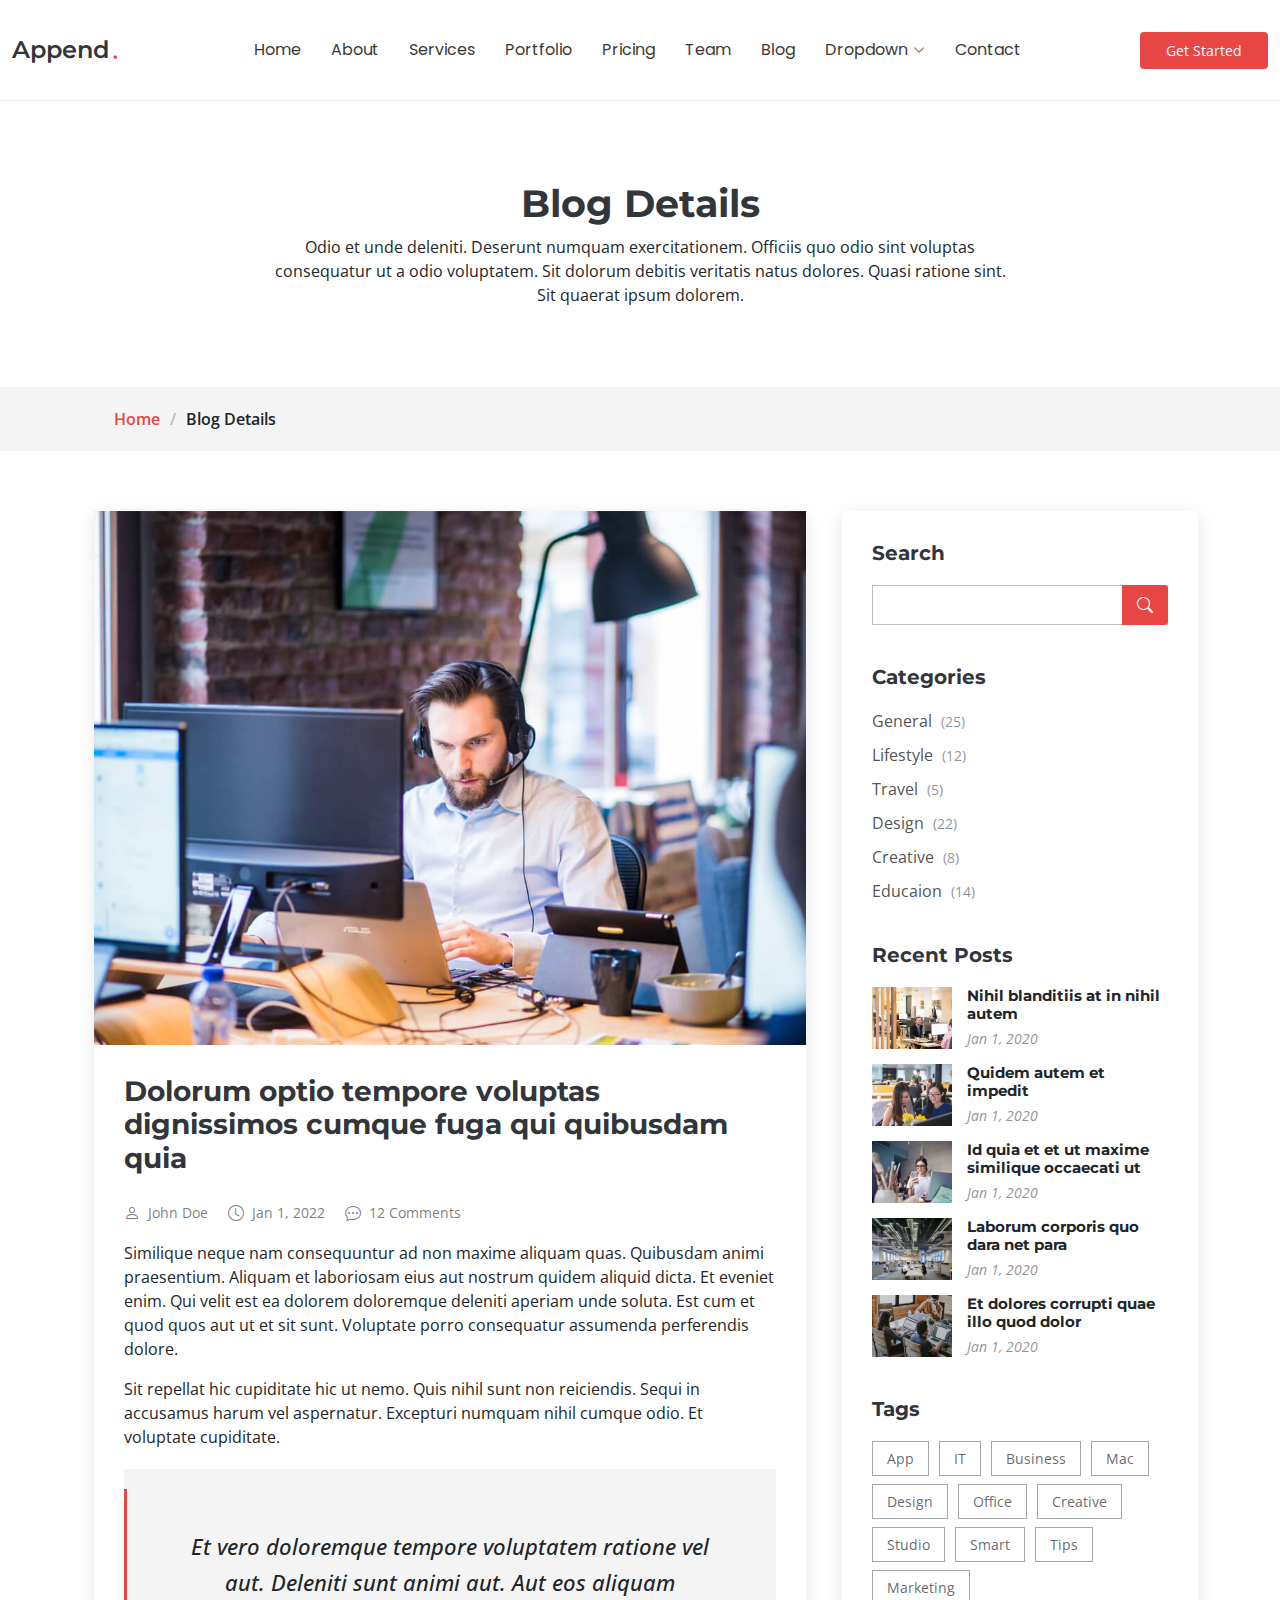
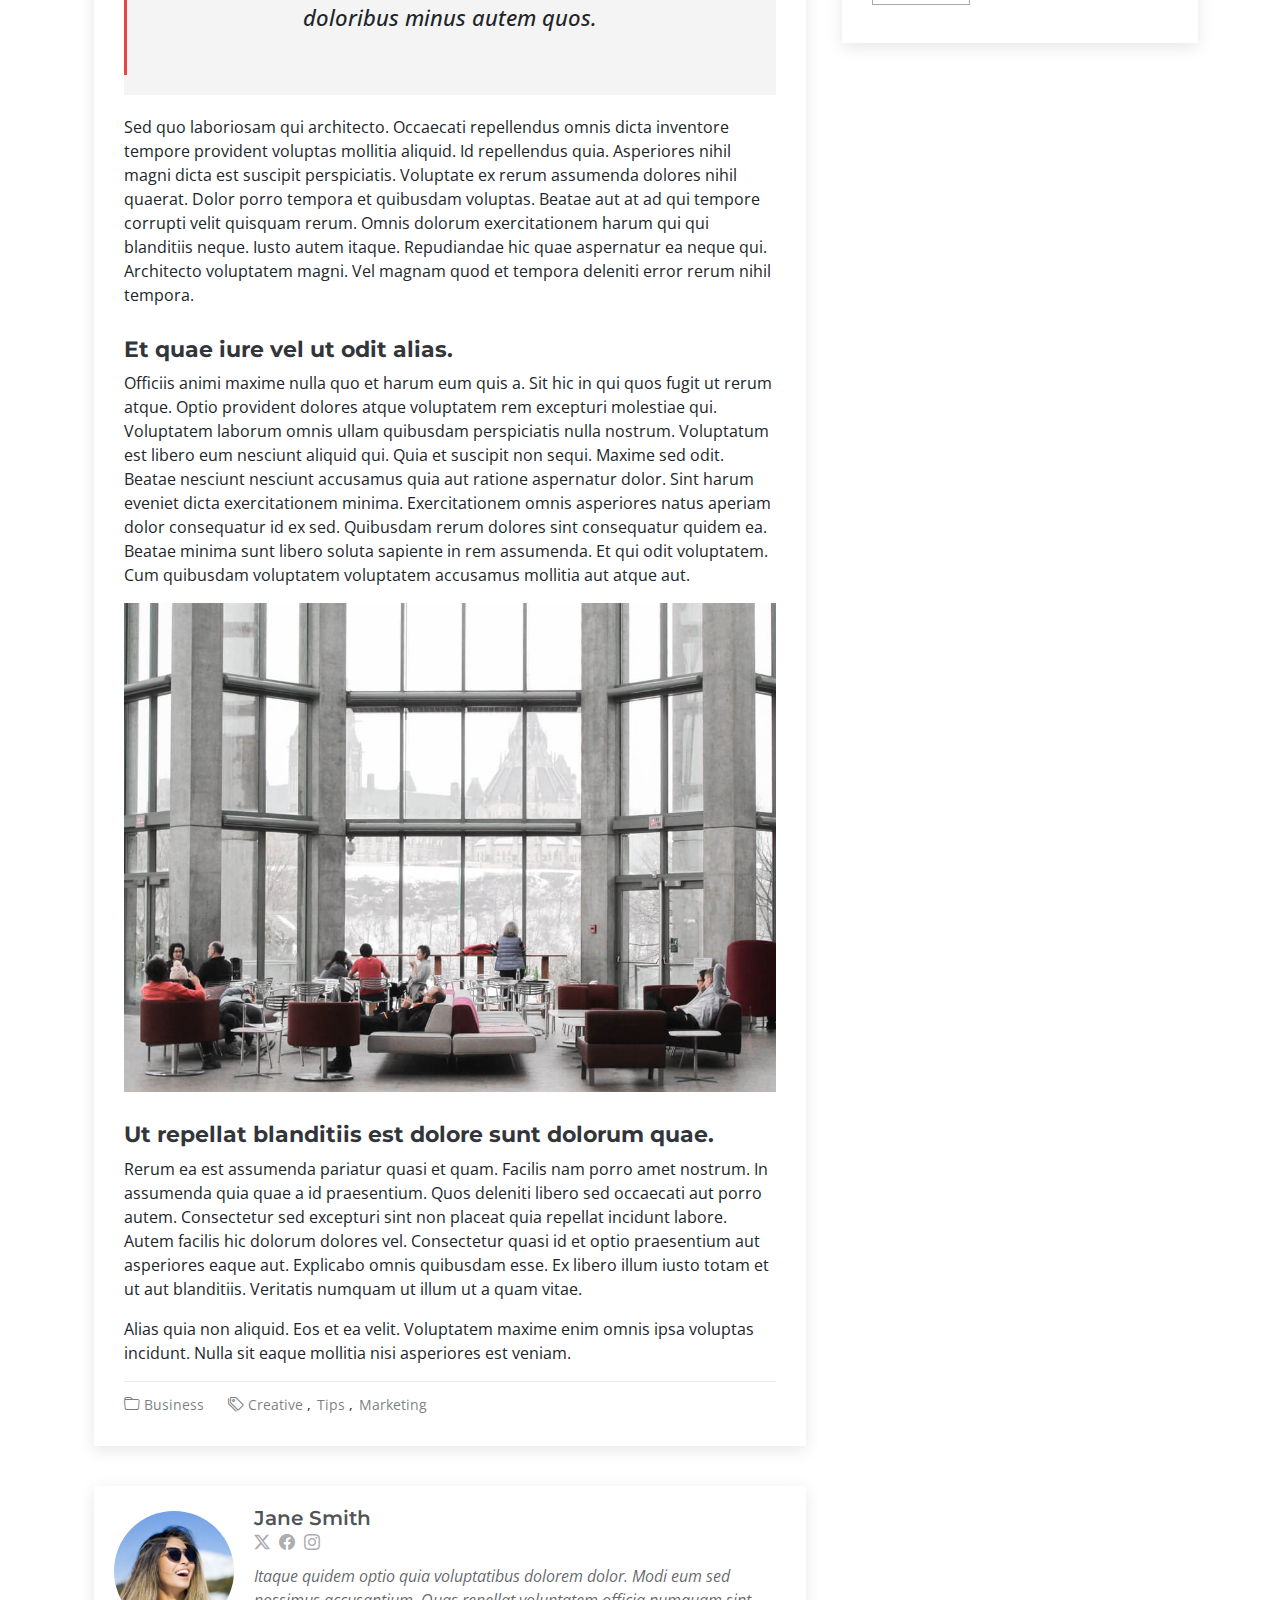
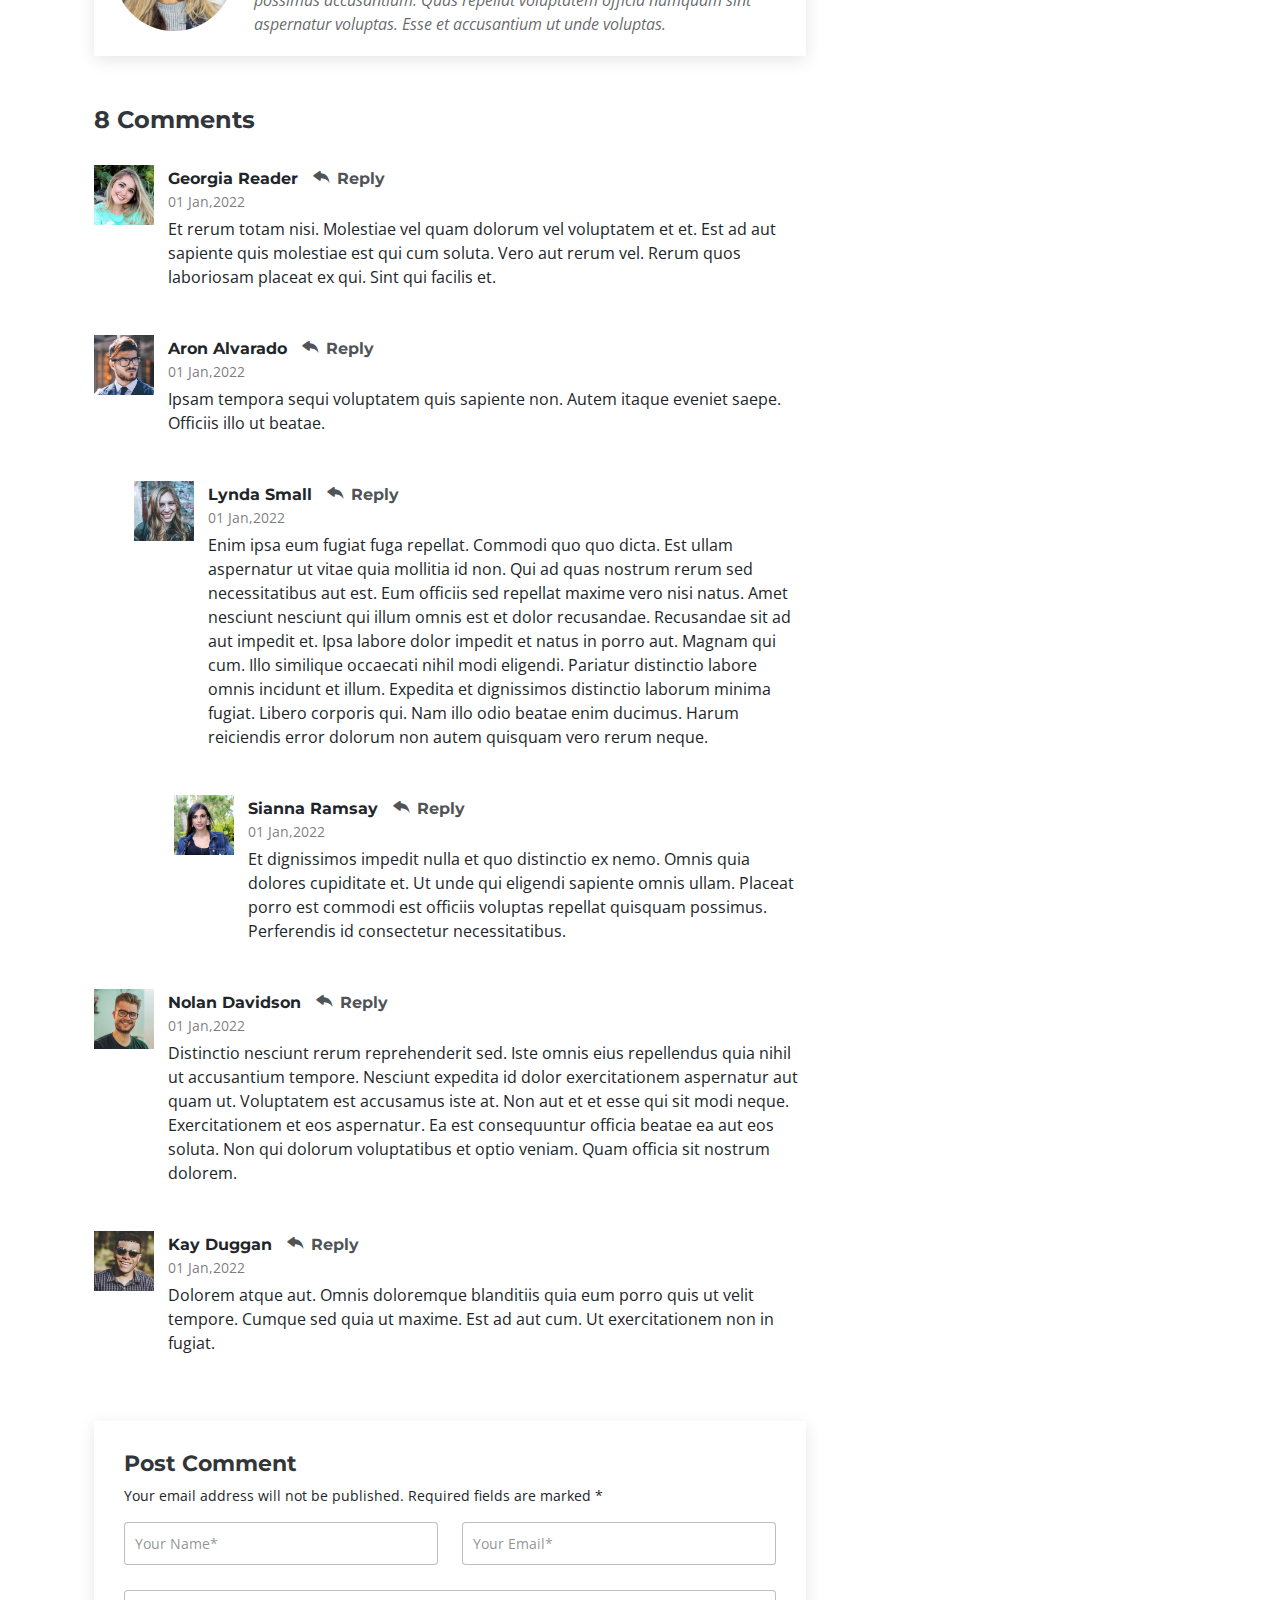
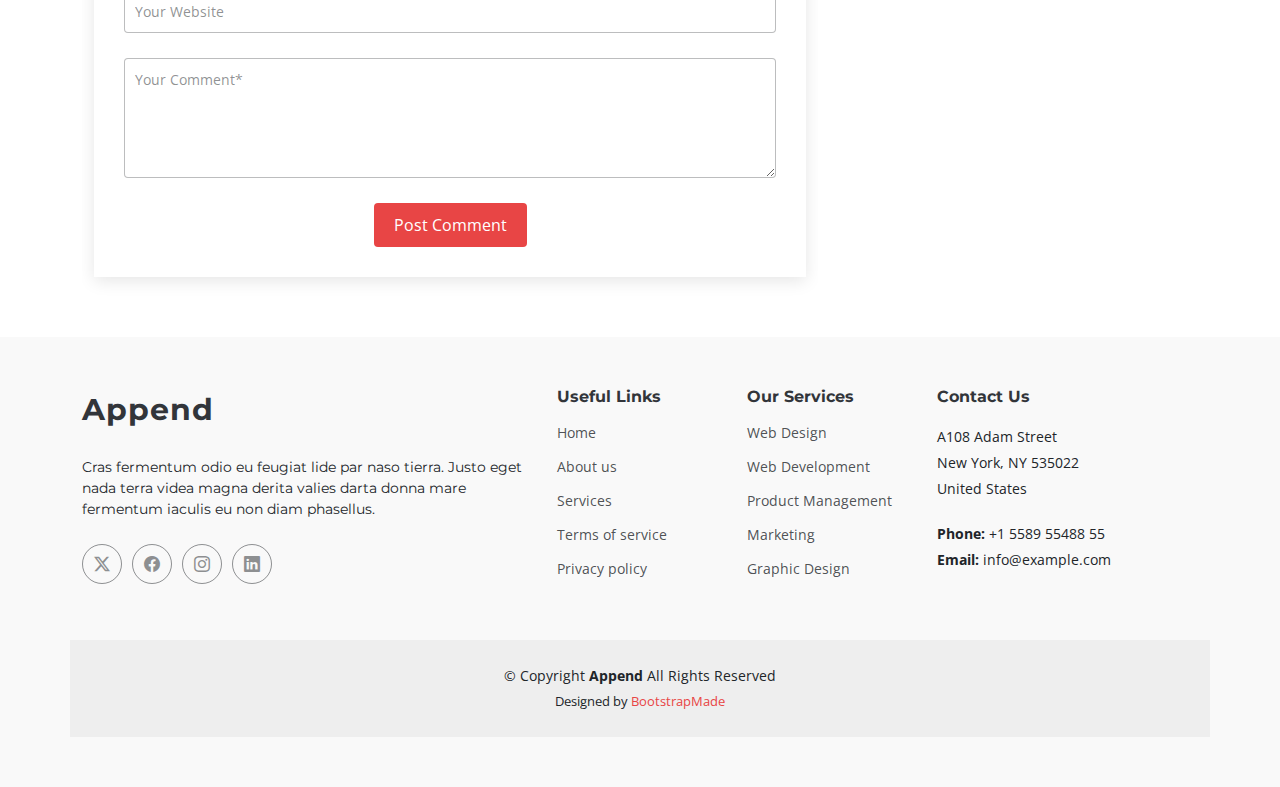
<file: blog-details.html>
<!DOCTYPE html>
<html lang="en">

<head>
  <meta charset="utf-8">
  <meta content="width=device-width, initial-scale=1.0" name="viewport">
  <title>Blog Details - Append Bootstrap Template</title>
  <meta name="description" content="">
  <meta name="keywords" content="">

  <!-- Favicons -->
  <link href="assets/img/favicon.png" rel="icon">
  <link href="assets/img/apple-touch-icon.png" rel="apple-touch-icon">

  <!-- Fonts -->
  <link href="https://fonts.googleapis.com" rel="preconnect">
  <link href="https://fonts.gstatic.com" rel="preconnect" crossorigin>
  <link href="https://fonts.googleapis.com/css2?family=Open+Sans:ital,wght@0,300;0,400;0,500;0,600;0,700;0,800;1,300;1,400;1,500;1,600;1,700;1,800&family=Montserrat:ital,wght@0,100;0,200;0,300;0,400;0,500;0,600;0,700;0,800;0,900;1,100;1,200;1,300;1,400;1,500;1,600;1,700;1,800;1,900&family=Poppins:ital,wght@0,100;0,200;0,300;0,400;0,500;0,600;0,700;0,800;0,900;1,100;1,200;1,300;1,400;1,500;1,600;1,700;1,800;1,900&display=swap" rel="stylesheet">

  <!-- Vendor CSS Files -->
  <link href="assets/vendor/bootstrap/css/bootstrap.min.css" rel="stylesheet">
  <link href="assets/vendor/bootstrap-icons/bootstrap-icons.css" rel="stylesheet">
  <link href="assets/vendor/aos/aos.css" rel="stylesheet">
  <link href="assets/vendor/glightbox/css/glightbox.min.css" rel="stylesheet">
  <link href="assets/vendor/swiper/swiper-bundle.min.css" rel="stylesheet">

  <!-- Main CSS File -->
  <link href="assets/css/main.css" rel="stylesheet">

  <!-- =======================================================
  * Template Name: Append
  * Template URL: https://bootstrapmade.com/append-bootstrap-website-template/
  * Updated: Aug 07 2024 with Bootstrap v5.3.3
  * Author: BootstrapMade.com
  * License: https://bootstrapmade.com/license/
  ======================================================== -->
</head>

<body class="blog-details-page">

  <header id="header" class="header d-flex align-items-center sticky-top">
    <div class="container-fluid position-relative d-flex align-items-center justify-content-between">

      <a href="index.html" class="logo d-flex align-items-center me-auto me-xl-0">
        <!-- Uncomment the line below if you also wish to use an image logo -->
        <!-- <img src="assets/img/logo.png" alt=""> -->
        <h1 class="sitename">Append</h1><span>.</span>
      </a>

      <nav id="navmenu" class="navmenu">
        <ul>
          <li><a href="index.html#hero">Home</a></li>
          <li><a href="index.html#about">About</a></li>
          <li><a href="index.html#services">Services</a></li>
          <li><a href="index.html#portfolio">Portfolio</a></li>
          <li><a href="index.html#pricing">Pricing</a></li>
          <li><a href="index.html#team">Team</a></li>
          <li><a href="blog.html">Blog</a></li>
          <li class="dropdown"><a href="#"><span>Dropdown</span> <i class="bi bi-chevron-down toggle-dropdown"></i></a>
            <ul>
              <li><a href="#">Dropdown 1</a></li>
              <li class="dropdown"><a href="#"><span>Deep Dropdown</span> <i class="bi bi-chevron-down toggle-dropdown"></i></a>
                <ul>
                  <li><a href="#">Deep Dropdown 1</a></li>
                  <li><a href="#">Deep Dropdown 2</a></li>
                  <li><a href="#">Deep Dropdown 3</a></li>
                  <li><a href="#">Deep Dropdown 4</a></li>
                  <li><a href="#">Deep Dropdown 5</a></li>
                </ul>
              </li>
              <li><a href="#">Dropdown 2</a></li>
              <li><a href="#">Dropdown 3</a></li>
              <li><a href="#">Dropdown 4</a></li>
            </ul>
          </li>
          <li><a href="index.html#contact">Contact</a></li>
        </ul>
        <i class="mobile-nav-toggle d-xl-none bi bi-list"></i>
      </nav>

      <a class="btn-getstarted" href="index.html#about">Get Started</a>

    </div>
  </header>

  <main class="main">

    <!-- Page Title -->
    <div class="page-title" data-aos="fade">
      <div class="heading">
        <div class="container">
          <div class="row d-flex justify-content-center text-center">
            <div class="col-lg-8">
              <h1>Blog Details</h1>
              <p class="mb-0">Odio et unde deleniti. Deserunt numquam exercitationem. Officiis quo odio sint voluptas consequatur ut a odio voluptatem. Sit dolorum debitis veritatis natus dolores. Quasi ratione sint. Sit quaerat ipsum dolorem.</p>
            </div>
          </div>
        </div>
      </div>
      <nav class="breadcrumbs">
        <div class="container">
          <ol>
            <li><a href="index.html">Home</a></li>
            <li class="current">Blog Details</li>
          </ol>
        </div>
      </nav>
    </div><!-- End Page Title -->

    <div class="container">
      <div class="row">

        <div class="col-lg-8">

          <!-- Blog Details Section -->
          <section id="blog-details" class="blog-details section">
            <div class="container">

              <article class="article">

                <div class="post-img">
                  <img src="assets/img/blog/blog-1.jpg" alt="" class="img-fluid">
                </div>

                <h2 class="title">Dolorum optio tempore voluptas dignissimos cumque fuga qui quibusdam quia</h2>

                <div class="meta-top">
                  <ul>
                    <li class="d-flex align-items-center"><i class="bi bi-person"></i> <a href="blog-details.html">John Doe</a></li>
                    <li class="d-flex align-items-center"><i class="bi bi-clock"></i> <a href="blog-details.html"><time datetime="2020-01-01">Jan 1, 2022</time></a></li>
                    <li class="d-flex align-items-center"><i class="bi bi-chat-dots"></i> <a href="blog-details.html">12 Comments</a></li>
                  </ul>
                </div><!-- End meta top -->

                <div class="content">
                  <p>
                    Similique neque nam consequuntur ad non maxime aliquam quas. Quibusdam animi praesentium. Aliquam et laboriosam eius aut nostrum quidem aliquid dicta.
                    Et eveniet enim. Qui velit est ea dolorem doloremque deleniti aperiam unde soluta. Est cum et quod quos aut ut et sit sunt. Voluptate porro consequatur assumenda perferendis dolore.
                  </p>

                  <p>
                    Sit repellat hic cupiditate hic ut nemo. Quis nihil sunt non reiciendis. Sequi in accusamus harum vel aspernatur. Excepturi numquam nihil cumque odio. Et voluptate cupiditate.
                  </p>

                  <blockquote>
                    <p>
                      Et vero doloremque tempore voluptatem ratione vel aut. Deleniti sunt animi aut. Aut eos aliquam doloribus minus autem quos.
                    </p>
                  </blockquote>

                  <p>
                    Sed quo laboriosam qui architecto. Occaecati repellendus omnis dicta inventore tempore provident voluptas mollitia aliquid. Id repellendus quia. Asperiores nihil magni dicta est suscipit perspiciatis. Voluptate ex rerum assumenda dolores nihil quaerat.
                    Dolor porro tempora et quibusdam voluptas. Beatae aut at ad qui tempore corrupti velit quisquam rerum. Omnis dolorum exercitationem harum qui qui blanditiis neque.
                    Iusto autem itaque. Repudiandae hic quae aspernatur ea neque qui. Architecto voluptatem magni. Vel magnam quod et tempora deleniti error rerum nihil tempora.
                  </p>

                  <h3>Et quae iure vel ut odit alias.</h3>
                  <p>
                    Officiis animi maxime nulla quo et harum eum quis a. Sit hic in qui quos fugit ut rerum atque. Optio provident dolores atque voluptatem rem excepturi molestiae qui. Voluptatem laborum omnis ullam quibusdam perspiciatis nulla nostrum. Voluptatum est libero eum nesciunt aliquid qui.
                    Quia et suscipit non sequi. Maxime sed odit. Beatae nesciunt nesciunt accusamus quia aut ratione aspernatur dolor. Sint harum eveniet dicta exercitationem minima. Exercitationem omnis asperiores natus aperiam dolor consequatur id ex sed. Quibusdam rerum dolores sint consequatur quidem ea.
                    Beatae minima sunt libero soluta sapiente in rem assumenda. Et qui odit voluptatem. Cum quibusdam voluptatem voluptatem accusamus mollitia aut atque aut.
                  </p>
                  <img src="assets/img/blog/blog-inside-post.jpg" class="img-fluid" alt="">

                  <h3>Ut repellat blanditiis est dolore sunt dolorum quae.</h3>
                  <p>
                    Rerum ea est assumenda pariatur quasi et quam. Facilis nam porro amet nostrum. In assumenda quia quae a id praesentium. Quos deleniti libero sed occaecati aut porro autem. Consectetur sed excepturi sint non placeat quia repellat incidunt labore. Autem facilis hic dolorum dolores vel.
                    Consectetur quasi id et optio praesentium aut asperiores eaque aut. Explicabo omnis quibusdam esse. Ex libero illum iusto totam et ut aut blanditiis. Veritatis numquam ut illum ut a quam vitae.
                  </p>
                  <p>
                    Alias quia non aliquid. Eos et ea velit. Voluptatem maxime enim omnis ipsa voluptas incidunt. Nulla sit eaque mollitia nisi asperiores est veniam.
                  </p>

                </div><!-- End post content -->

                <div class="meta-bottom">
                  <i class="bi bi-folder"></i>
                  <ul class="cats">
                    <li><a href="#">Business</a></li>
                  </ul>

                  <i class="bi bi-tags"></i>
                  <ul class="tags">
                    <li><a href="#">Creative</a></li>
                    <li><a href="#">Tips</a></li>
                    <li><a href="#">Marketing</a></li>
                  </ul>
                </div><!-- End meta bottom -->

              </article>

            </div>
          </section><!-- /Blog Details Section -->

          <!-- Blog Author Section -->
          <section id="blog-author" class="blog-author section">

            <div class="container">
              <div class="author-container d-flex align-items-center">
                <img src="assets/img/blog/blog-author.jpg" class="rounded-circle flex-shrink-0" alt="">
                <div>
                  <h4>Jane Smith</h4>
                  <div class="social-links">
                    <a href="https://x.com/#"><i class="bi bi-twitter-x"></i></a>
                    <a href="https://facebook.com/#"><i class="bi bi-facebook"></i></a>
                    <a href="https://instagram.com/#"><i class="biu bi-instagram"></i></a>
                  </div>
                  <p>
                    Itaque quidem optio quia voluptatibus dolorem dolor. Modi eum sed possimus accusantium. Quas repellat voluptatem officia numquam sint aspernatur voluptas. Esse et accusantium ut unde voluptas.
                  </p>
                </div>
              </div>
            </div>

          </section><!-- /Blog Author Section -->

          <!-- Blog Comments Section -->
          <section id="blog-comments" class="blog-comments section">

            <div class="container">

              <h4 class="comments-count">8 Comments</h4>

              <div id="comment-1" class="comment">
                <div class="d-flex">
                  <div class="comment-img"><img src="assets/img/blog/comments-1.jpg" alt=""></div>
                  <div>
                    <h5><a href="">Georgia Reader</a> <a href="#" class="reply"><i class="bi bi-reply-fill"></i> Reply</a></h5>
                    <time datetime="2020-01-01">01 Jan,2022</time>
                    <p>
                      Et rerum totam nisi. Molestiae vel quam dolorum vel voluptatem et et. Est ad aut sapiente quis molestiae est qui cum soluta.
                      Vero aut rerum vel. Rerum quos laboriosam placeat ex qui. Sint qui facilis et.
                    </p>
                  </div>
                </div>
              </div><!-- End comment #1 -->

              <div id="comment-2" class="comment">
                <div class="d-flex">
                  <div class="comment-img"><img src="assets/img/blog/comments-2.jpg" alt=""></div>
                  <div>
                    <h5><a href="">Aron Alvarado</a> <a href="#" class="reply"><i class="bi bi-reply-fill"></i> Reply</a></h5>
                    <time datetime="2020-01-01">01 Jan,2022</time>
                    <p>
                      Ipsam tempora sequi voluptatem quis sapiente non. Autem itaque eveniet saepe. Officiis illo ut beatae.
                    </p>
                  </div>
                </div>

                <div id="comment-reply-1" class="comment comment-reply">
                  <div class="d-flex">
                    <div class="comment-img"><img src="assets/img/blog/comments-3.jpg" alt=""></div>
                    <div>
                      <h5><a href="">Lynda Small</a> <a href="#" class="reply"><i class="bi bi-reply-fill"></i> Reply</a></h5>
                      <time datetime="2020-01-01">01 Jan,2022</time>
                      <p>
                        Enim ipsa eum fugiat fuga repellat. Commodi quo quo dicta. Est ullam aspernatur ut vitae quia mollitia id non. Qui ad quas nostrum rerum sed necessitatibus aut est. Eum officiis sed repellat maxime vero nisi natus. Amet nesciunt nesciunt qui illum omnis est et dolor recusandae.

                        Recusandae sit ad aut impedit et. Ipsa labore dolor impedit et natus in porro aut. Magnam qui cum. Illo similique occaecati nihil modi eligendi. Pariatur distinctio labore omnis incidunt et illum. Expedita et dignissimos distinctio laborum minima fugiat.

                        Libero corporis qui. Nam illo odio beatae enim ducimus. Harum reiciendis error dolorum non autem quisquam vero rerum neque.
                      </p>
                    </div>
                  </div>

                  <div id="comment-reply-2" class="comment comment-reply">
                    <div class="d-flex">
                      <div class="comment-img"><img src="assets/img/blog/comments-4.jpg" alt=""></div>
                      <div>
                        <h5><a href="">Sianna Ramsay</a> <a href="#" class="reply"><i class="bi bi-reply-fill"></i> Reply</a></h5>
                        <time datetime="2020-01-01">01 Jan,2022</time>
                        <p>
                          Et dignissimos impedit nulla et quo distinctio ex nemo. Omnis quia dolores cupiditate et. Ut unde qui eligendi sapiente omnis ullam. Placeat porro est commodi est officiis voluptas repellat quisquam possimus. Perferendis id consectetur necessitatibus.
                        </p>
                      </div>
                    </div>

                  </div><!-- End comment reply #2-->

                </div><!-- End comment reply #1-->

              </div><!-- End comment #2-->

              <div id="comment-3" class="comment">
                <div class="d-flex">
                  <div class="comment-img"><img src="assets/img/blog/comments-5.jpg" alt=""></div>
                  <div>
                    <h5><a href="">Nolan Davidson</a> <a href="#" class="reply"><i class="bi bi-reply-fill"></i> Reply</a></h5>
                    <time datetime="2020-01-01">01 Jan,2022</time>
                    <p>
                      Distinctio nesciunt rerum reprehenderit sed. Iste omnis eius repellendus quia nihil ut accusantium tempore. Nesciunt expedita id dolor exercitationem aspernatur aut quam ut. Voluptatem est accusamus iste at.
                      Non aut et et esse qui sit modi neque. Exercitationem et eos aspernatur. Ea est consequuntur officia beatae ea aut eos soluta. Non qui dolorum voluptatibus et optio veniam. Quam officia sit nostrum dolorem.
                    </p>
                  </div>
                </div>

              </div><!-- End comment #3 -->

              <div id="comment-4" class="comment">
                <div class="d-flex">
                  <div class="comment-img"><img src="assets/img/blog/comments-6.jpg" alt=""></div>
                  <div>
                    <h5><a href="">Kay Duggan</a> <a href="#" class="reply"><i class="bi bi-reply-fill"></i> Reply</a></h5>
                    <time datetime="2020-01-01">01 Jan,2022</time>
                    <p>
                      Dolorem atque aut. Omnis doloremque blanditiis quia eum porro quis ut velit tempore. Cumque sed quia ut maxime. Est ad aut cum. Ut exercitationem non in fugiat.
                    </p>
                  </div>
                </div>

              </div><!-- End comment #4 -->

            </div>

          </section><!-- /Blog Comments Section -->

          <!-- Comment Form Section -->
          <section id="comment-form" class="comment-form section">
            <div class="container">

              <form action="">

                <h4>Post Comment</h4>
                <p>Your email address will not be published. Required fields are marked * </p>
                <div class="row">
                  <div class="col-md-6 form-group">
                    <input name="name" type="text" class="form-control" placeholder="Your Name*">
                  </div>
                  <div class="col-md-6 form-group">
                    <input name="email" type="text" class="form-control" placeholder="Your Email*">
                  </div>
                </div>
                <div class="row">
                  <div class="col form-group">
                    <input name="website" type="text" class="form-control" placeholder="Your Website">
                  </div>
                </div>
                <div class="row">
                  <div class="col form-group">
                    <textarea name="comment" class="form-control" placeholder="Your Comment*"></textarea>
                  </div>
                </div>

                <div class="text-center">
                  <button type="submit" class="btn btn-primary">Post Comment</button>
                </div>

              </form>

            </div>
          </section><!-- /Comment Form Section -->

        </div>

        <div class="col-lg-4 sidebar">

          <div class="widgets-container">

            <!-- Search Widget -->
            <div class="search-widget widget-item">

              <h3 class="widget-title">Search</h3>
              <form action="">
                <input type="text">
                <button type="submit" title="Search"><i class="bi bi-search"></i></button>
              </form>

            </div><!--/Search Widget -->

            <!-- Categories Widget -->
            <div class="categories-widget widget-item">

              <h3 class="widget-title">Categories</h3>
              <ul class="mt-3">
                <li><a href="#">General <span>(25)</span></a></li>
                <li><a href="#">Lifestyle <span>(12)</span></a></li>
                <li><a href="#">Travel <span>(5)</span></a></li>
                <li><a href="#">Design <span>(22)</span></a></li>
                <li><a href="#">Creative <span>(8)</span></a></li>
                <li><a href="#">Educaion <span>(14)</span></a></li>
              </ul>

            </div><!--/Categories Widget -->

            <!-- Recent Posts Widget -->
            <div class="recent-posts-widget widget-item">

              <h3 class="widget-title">Recent Posts</h3>

              <div class="post-item">
                <img src="assets/img/blog/blog-recent-1.jpg" alt="" class="flex-shrink-0">
                <div>
                  <h4><a href="blog-details.html">Nihil blanditiis at in nihil autem</a></h4>
                  <time datetime="2020-01-01">Jan 1, 2020</time>
                </div>
              </div><!-- End recent post item-->

              <div class="post-item">
                <img src="assets/img/blog/blog-recent-2.jpg" alt="" class="flex-shrink-0">
                <div>
                  <h4><a href="blog-details.html">Quidem autem et impedit</a></h4>
                  <time datetime="2020-01-01">Jan 1, 2020</time>
                </div>
              </div><!-- End recent post item-->

              <div class="post-item">
                <img src="assets/img/blog/blog-recent-3.jpg" alt="" class="flex-shrink-0">
                <div>
                  <h4><a href="blog-details.html">Id quia et et ut maxime similique occaecati ut</a></h4>
                  <time datetime="2020-01-01">Jan 1, 2020</time>
                </div>
              </div><!-- End recent post item-->

              <div class="post-item">
                <img src="assets/img/blog/blog-recent-4.jpg" alt="" class="flex-shrink-0">
                <div>
                  <h4><a href="blog-details.html">Laborum corporis quo dara net para</a></h4>
                  <time datetime="2020-01-01">Jan 1, 2020</time>
                </div>
              </div><!-- End recent post item-->

              <div class="post-item">
                <img src="assets/img/blog/blog-recent-5.jpg" alt="" class="flex-shrink-0">
                <div>
                  <h4><a href="blog-details.html">Et dolores corrupti quae illo quod dolor</a></h4>
                  <time datetime="2020-01-01">Jan 1, 2020</time>
                </div>
              </div><!-- End recent post item-->

            </div><!--/Recent Posts Widget -->

            <!-- Tags Widget -->
            <div class="tags-widget widget-item">

              <h3 class="widget-title">Tags</h3>
              <ul>
                <li><a href="#">App</a></li>
                <li><a href="#">IT</a></li>
                <li><a href="#">Business</a></li>
                <li><a href="#">Mac</a></li>
                <li><a href="#">Design</a></li>
                <li><a href="#">Office</a></li>
                <li><a href="#">Creative</a></li>
                <li><a href="#">Studio</a></li>
                <li><a href="#">Smart</a></li>
                <li><a href="#">Tips</a></li>
                <li><a href="#">Marketing</a></li>
              </ul>

            </div><!--/Tags Widget -->

          </div>

        </div>

      </div>
    </div>

  </main>

  <footer id="footer" class="footer position-relative light-background">

    <div class="container footer-top">
      <div class="row gy-4">
        <div class="col-lg-5 col-md-12 footer-about">
          <a href="index.html" class="logo d-flex align-items-center">
            <span class="sitename">Append</span>
          </a>
          <p>Cras fermentum odio eu feugiat lide par naso tierra. Justo eget nada terra videa magna derita valies darta donna mare fermentum iaculis eu non diam phasellus.</p>
          <div class="social-links d-flex mt-4">
            <a href=""><i class="bi bi-twitter-x"></i></a>
            <a href=""><i class="bi bi-facebook"></i></a>
            <a href=""><i class="bi bi-instagram"></i></a>
            <a href=""><i class="bi bi-linkedin"></i></a>
          </div>
        </div>

        <div class="col-lg-2 col-6 footer-links">
          <h4>Useful Links</h4>
          <ul>
            <li><a href="#">Home</a></li>
            <li><a href="#">About us</a></li>
            <li><a href="#">Services</a></li>
            <li><a href="#">Terms of service</a></li>
            <li><a href="#">Privacy policy</a></li>
          </ul>
        </div>

        <div class="col-lg-2 col-6 footer-links">
          <h4>Our Services</h4>
          <ul>
            <li><a href="#">Web Design</a></li>
            <li><a href="#">Web Development</a></li>
            <li><a href="#">Product Management</a></li>
            <li><a href="#">Marketing</a></li>
            <li><a href="#">Graphic Design</a></li>
          </ul>
        </div>

        <div class="col-lg-3 col-md-12 footer-contact text-center text-md-start">
          <h4>Contact Us</h4>
          <p>A108 Adam Street</p>
          <p>New York, NY 535022</p>
          <p>United States</p>
          <p class="mt-4"><strong>Phone:</strong> <span>+1 5589 55488 55</span></p>
          <p><strong>Email:</strong> <span>info@example.com</span></p>
        </div>

      </div>
    </div>

    <div class="container copyright text-center mt-4">
      <p>© <span>Copyright</span> <strong class="sitename">Append</strong> <span>All Rights Reserved</span></p>
      <div class="credits">
        <!-- All the links in the footer should remain intact. -->
        <!-- You can delete the links only if you've purchased the pro version. -->
        <!-- Licensing information: https://bootstrapmade.com/license/ -->
        <!-- Purchase the pro version with working PHP/AJAX contact form: [buy-url] -->
        Designed by <a href="https://bootstrapmade.com/">BootstrapMade</a>
      </div>
    </div>

  </footer>

  <!-- Scroll Top -->
  <a href="#" id="scroll-top" class="scroll-top d-flex align-items-center justify-content-center"><i class="bi bi-arrow-up-short"></i></a>

  <!-- Preloader -->
  <div id="preloader"></div>

  <!-- Vendor JS Files -->
  <script src="assets/vendor/bootstrap/js/bootstrap.bundle.min.js"></script>
  <script src="assets/vendor/php-email-form/validate.js"></script>
  <script src="assets/vendor/aos/aos.js"></script>
  <script src="assets/vendor/glightbox/js/glightbox.min.js"></script>
  <script src="assets/vendor/purecounter/purecounter_vanilla.js"></script>
  <script src="assets/vendor/imagesloaded/imagesloaded.pkgd.min.js"></script>
  <script src="assets/vendor/isotope-layout/isotope.pkgd.min.js"></script>
  <script src="assets/vendor/swiper/swiper-bundle.min.js"></script>

  <!-- Main JS File -->
  <script src="assets/js/main.js"></script>

</body>

</html>
</file>
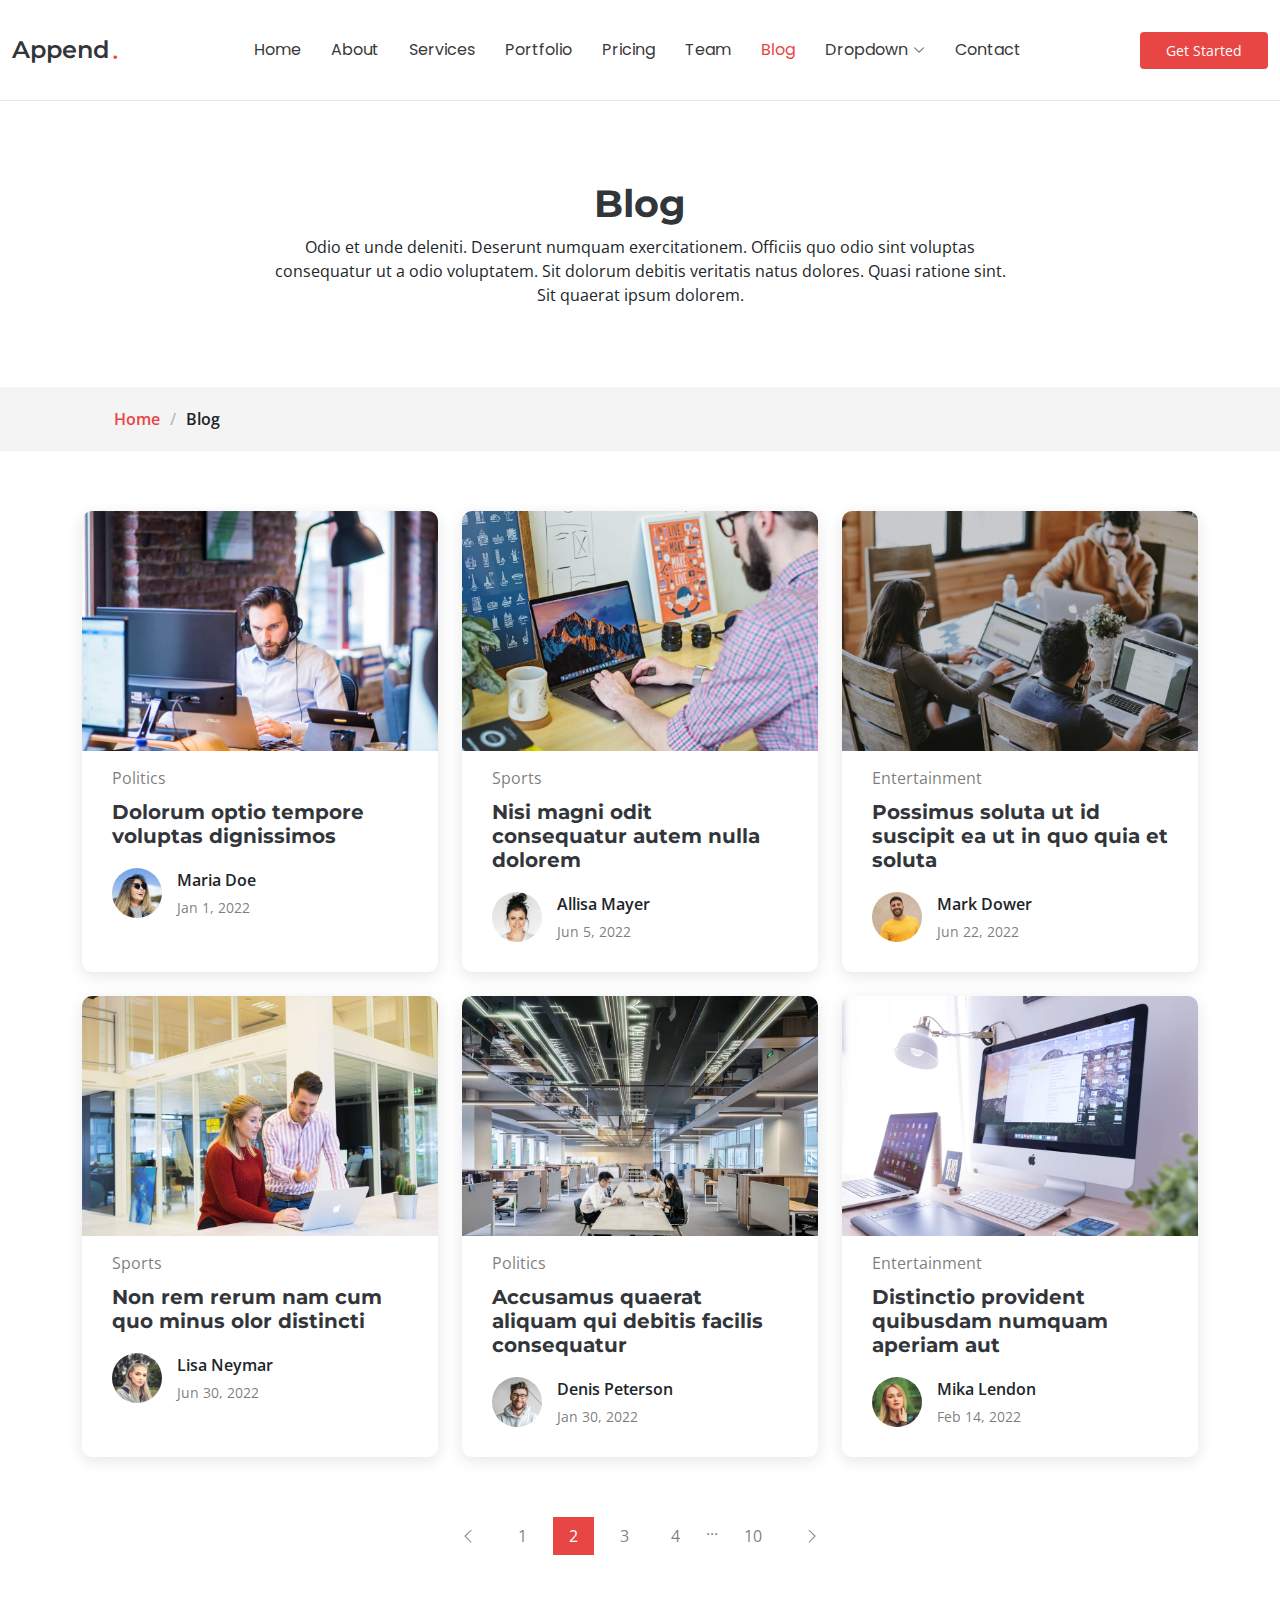
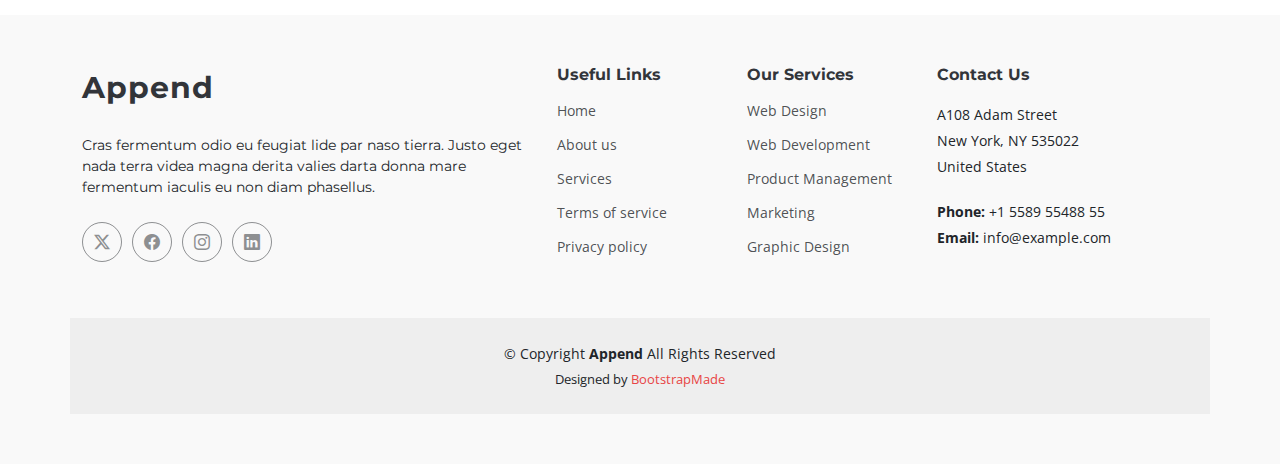
<file: blog.html>
<!DOCTYPE html>
<html lang="en">

<head>
  <meta charset="utf-8">
  <meta content="width=device-width, initial-scale=1.0" name="viewport">
  <title>Blog - Append Bootstrap Template</title>
  <meta name="description" content="">
  <meta name="keywords" content="">

  <!-- Favicons -->
  <link href="assets/img/favicon.png" rel="icon">
  <link href="assets/img/apple-touch-icon.png" rel="apple-touch-icon">

  <!-- Fonts -->
  <link href="https://fonts.googleapis.com" rel="preconnect">
  <link href="https://fonts.gstatic.com" rel="preconnect" crossorigin>
  <link href="https://fonts.googleapis.com/css2?family=Open+Sans:ital,wght@0,300;0,400;0,500;0,600;0,700;0,800;1,300;1,400;1,500;1,600;1,700;1,800&family=Montserrat:ital,wght@0,100;0,200;0,300;0,400;0,500;0,600;0,700;0,800;0,900;1,100;1,200;1,300;1,400;1,500;1,600;1,700;1,800;1,900&family=Poppins:ital,wght@0,100;0,200;0,300;0,400;0,500;0,600;0,700;0,800;0,900;1,100;1,200;1,300;1,400;1,500;1,600;1,700;1,800;1,900&display=swap" rel="stylesheet">

  <!-- Vendor CSS Files -->
  <link href="assets/vendor/bootstrap/css/bootstrap.min.css" rel="stylesheet">
  <link href="assets/vendor/bootstrap-icons/bootstrap-icons.css" rel="stylesheet">
  <link href="assets/vendor/aos/aos.css" rel="stylesheet">
  <link href="assets/vendor/glightbox/css/glightbox.min.css" rel="stylesheet">
  <link href="assets/vendor/swiper/swiper-bundle.min.css" rel="stylesheet">

  <!-- Main CSS File -->
  <link href="assets/css/main.css" rel="stylesheet">

  <!-- =======================================================
  * Template Name: Append
  * Template URL: https://bootstrapmade.com/append-bootstrap-website-template/
  * Updated: Aug 07 2024 with Bootstrap v5.3.3
  * Author: BootstrapMade.com
  * License: https://bootstrapmade.com/license/
  ======================================================== -->
</head>

<body class="blog-page">

  <header id="header" class="header d-flex align-items-center sticky-top">
    <div class="container-fluid position-relative d-flex align-items-center justify-content-between">

      <a href="index.html" class="logo d-flex align-items-center me-auto me-xl-0">
        <!-- Uncomment the line below if you also wish to use an image logo -->
        <!-- <img src="assets/img/logo.png" alt=""> -->
        <h1 class="sitename">Append</h1><span>.</span>
      </a>

      <nav id="navmenu" class="navmenu">
        <ul>
          <li><a href="index.html#hero">Home</a></li>
          <li><a href="index.html#about">About</a></li>
          <li><a href="index.html#services">Services</a></li>
          <li><a href="index.html#portfolio">Portfolio</a></li>
          <li><a href="index.html#pricing">Pricing</a></li>
          <li><a href="index.html#team">Team</a></li>
          <li><a href="blog.html" class="active">Blog</a></li>
          <li class="dropdown"><a href="#"><span>Dropdown</span> <i class="bi bi-chevron-down toggle-dropdown"></i></a>
            <ul>
              <li><a href="#">Dropdown 1</a></li>
              <li class="dropdown"><a href="#"><span>Deep Dropdown</span> <i class="bi bi-chevron-down toggle-dropdown"></i></a>
                <ul>
                  <li><a href="#">Deep Dropdown 1</a></li>
                  <li><a href="#">Deep Dropdown 2</a></li>
                  <li><a href="#">Deep Dropdown 3</a></li>
                  <li><a href="#">Deep Dropdown 4</a></li>
                  <li><a href="#">Deep Dropdown 5</a></li>
                </ul>
              </li>
              <li><a href="#">Dropdown 2</a></li>
              <li><a href="#">Dropdown 3</a></li>
              <li><a href="#">Dropdown 4</a></li>
            </ul>
          </li>
          <li><a href="index.html#contact">Contact</a></li>
        </ul>
        <i class="mobile-nav-toggle d-xl-none bi bi-list"></i>
      </nav>

      <a class="btn-getstarted" href="index.html#about">Get Started</a>

    </div>
  </header>

  <main class="main">

    <!-- Page Title -->
    <div class="page-title" data-aos="fade">
      <div class="heading">
        <div class="container">
          <div class="row d-flex justify-content-center text-center">
            <div class="col-lg-8">
              <h1>Blog</h1>
              <p class="mb-0">Odio et unde deleniti. Deserunt numquam exercitationem. Officiis quo odio sint voluptas consequatur ut a odio voluptatem. Sit dolorum debitis veritatis natus dolores. Quasi ratione sint. Sit quaerat ipsum dolorem.</p>
            </div>
          </div>
        </div>
      </div>
      <nav class="breadcrumbs">
        <div class="container">
          <ol>
            <li><a href="index.html">Home</a></li>
            <li class="current">Blog</li>
          </ol>
        </div>
      </nav>
    </div><!-- End Page Title -->

    <!-- Blog Posts Section -->
    <section id="blog-posts" class="blog-posts section">

      <div class="container">
        <div class="row gy-4">

          <div class="col-lg-4">
            <article>

              <div class="post-img">
                <img src="assets/img/blog/blog-1.jpg" alt="" class="img-fluid">
              </div>

              <p class="post-category">Politics</p>

              <h2 class="title">
                <a href="blog-details.html">Dolorum optio tempore voluptas dignissimos</a>
              </h2>

              <div class="d-flex align-items-center">
                <img src="assets/img/blog/blog-author.jpg" alt="" class="img-fluid post-author-img flex-shrink-0">
                <div class="post-meta">
                  <p class="post-author">Maria Doe</p>
                  <p class="post-date">
                    <time datetime="2022-01-01">Jan 1, 2022</time>
                  </p>
                </div>
              </div>

            </article>
          </div><!-- End post list item -->

          <div class="col-lg-4">
            <article>

              <div class="post-img">
                <img src="assets/img/blog/blog-2.jpg" alt="" class="img-fluid">
              </div>

              <p class="post-category">Sports</p>

              <h2 class="title">
                <a href="blog-details.html">Nisi magni odit consequatur autem nulla dolorem</a>
              </h2>

              <div class="d-flex align-items-center">
                <img src="assets/img/blog/blog-author-2.jpg" alt="" class="img-fluid post-author-img flex-shrink-0">
                <div class="post-meta">
                  <p class="post-author">Allisa Mayer</p>
                  <p class="post-date">
                    <time datetime="2022-01-01">Jun 5, 2022</time>
                  </p>
                </div>
              </div>

            </article>
          </div><!-- End post list item -->

          <div class="col-lg-4">
            <article>

              <div class="post-img">
                <img src="assets/img/blog/blog-3.jpg" alt="" class="img-fluid">
              </div>

              <p class="post-category">Entertainment</p>

              <h2 class="title">
                <a href="blog-details.html">Possimus soluta ut id suscipit ea ut in quo quia et soluta</a>
              </h2>

              <div class="d-flex align-items-center">
                <img src="assets/img/blog/blog-author-3.jpg" alt="" class="img-fluid post-author-img flex-shrink-0">
                <div class="post-meta">
                  <p class="post-author">Mark Dower</p>
                  <p class="post-date">
                    <time datetime="2022-01-01">Jun 22, 2022</time>
                  </p>
                </div>
              </div>

            </article>
          </div><!-- End post list item -->

          <div class="col-lg-4">
            <article>

              <div class="post-img">
                <img src="assets/img/blog/blog-4.jpg" alt="" class="img-fluid">
              </div>

              <p class="post-category">Sports</p>

              <h2 class="title">
                <a href="blog-details.html">Non rem rerum nam cum quo minus olor distincti</a>
              </h2>

              <div class="d-flex align-items-center">
                <img src="assets/img/blog/blog-author-4.jpg" alt="" class="img-fluid post-author-img flex-shrink-0">
                <div class="post-meta">
                  <p class="post-author">Lisa Neymar</p>
                  <p class="post-date">
                    <time datetime="2022-01-01">Jun 30, 2022</time>
                  </p>
                </div>
              </div>

            </article>
          </div><!-- End post list item -->

          <div class="col-lg-4">
            <article>

              <div class="post-img">
                <img src="assets/img/blog/blog-5.jpg" alt="" class="img-fluid">
              </div>

              <p class="post-category">Politics</p>

              <h2 class="title">
                <a href="blog-details.html">Accusamus quaerat aliquam qui debitis facilis consequatur</a>
              </h2>

              <div class="d-flex align-items-center">
                <img src="assets/img/blog/blog-author-5.jpg" alt="" class="img-fluid post-author-img flex-shrink-0">
                <div class="post-meta">
                  <p class="post-author">Denis Peterson</p>
                  <p class="post-date">
                    <time datetime="2022-01-01">Jan 30, 2022</time>
                  </p>
                </div>
              </div>

            </article>
          </div><!-- End post list item -->

          <div class="col-lg-4">
            <article>

              <div class="post-img">
                <img src="assets/img/blog/blog-6.jpg" alt="" class="img-fluid">
              </div>

              <p class="post-category">Entertainment</p>

              <h2 class="title">
                <a href="blog-details.html">Distinctio provident quibusdam numquam aperiam aut</a>
              </h2>

              <div class="d-flex align-items-center">
                <img src="assets/img/blog/blog-author-6.jpg" alt="" class="img-fluid post-author-img flex-shrink-0">
                <div class="post-meta">
                  <p class="post-author">Mika Lendon</p>
                  <p class="post-date">
                    <time datetime="2022-01-01">Feb 14, 2022</time>
                  </p>
                </div>
              </div>

            </article>
          </div><!-- End post list item -->

        </div>
      </div>

    </section><!-- /Blog Posts Section -->

    <!-- Blog Pagination Section -->
    <section id="blog-pagination" class="blog-pagination section">

      <div class="container">
        <div class="d-flex justify-content-center">
          <ul>
            <li><a href="#"><i class="bi bi-chevron-left"></i></a></li>
            <li><a href="#">1</a></li>
            <li><a href="#" class="active">2</a></li>
            <li><a href="#">3</a></li>
            <li><a href="#">4</a></li>
            <li>...</li>
            <li><a href="#">10</a></li>
            <li><a href="#"><i class="bi bi-chevron-right"></i></a></li>
          </ul>
        </div>
      </div>

    </section><!-- /Blog Pagination Section -->

  </main>

  <footer id="footer" class="footer position-relative light-background">

    <div class="container footer-top">
      <div class="row gy-4">
        <div class="col-lg-5 col-md-12 footer-about">
          <a href="index.html" class="logo d-flex align-items-center">
            <span class="sitename">Append</span>
          </a>
          <p>Cras fermentum odio eu feugiat lide par naso tierra. Justo eget nada terra videa magna derita valies darta donna mare fermentum iaculis eu non diam phasellus.</p>
          <div class="social-links d-flex mt-4">
            <a href=""><i class="bi bi-twitter-x"></i></a>
            <a href=""><i class="bi bi-facebook"></i></a>
            <a href=""><i class="bi bi-instagram"></i></a>
            <a href=""><i class="bi bi-linkedin"></i></a>
          </div>
        </div>

        <div class="col-lg-2 col-6 footer-links">
          <h4>Useful Links</h4>
          <ul>
            <li><a href="#">Home</a></li>
            <li><a href="#">About us</a></li>
            <li><a href="#">Services</a></li>
            <li><a href="#">Terms of service</a></li>
            <li><a href="#">Privacy policy</a></li>
          </ul>
        </div>

        <div class="col-lg-2 col-6 footer-links">
          <h4>Our Services</h4>
          <ul>
            <li><a href="#">Web Design</a></li>
            <li><a href="#">Web Development</a></li>
            <li><a href="#">Product Management</a></li>
            <li><a href="#">Marketing</a></li>
            <li><a href="#">Graphic Design</a></li>
          </ul>
        </div>

        <div class="col-lg-3 col-md-12 footer-contact text-center text-md-start">
          <h4>Contact Us</h4>
          <p>A108 Adam Street</p>
          <p>New York, NY 535022</p>
          <p>United States</p>
          <p class="mt-4"><strong>Phone:</strong> <span>+1 5589 55488 55</span></p>
          <p><strong>Email:</strong> <span>info@example.com</span></p>
        </div>

      </div>
    </div>

    <div class="container copyright text-center mt-4">
      <p>© <span>Copyright</span> <strong class="sitename">Append</strong> <span>All Rights Reserved</span></p>
      <div class="credits">
        <!-- All the links in the footer should remain intact. -->
        <!-- You can delete the links only if you've purchased the pro version. -->
        <!-- Licensing information: https://bootstrapmade.com/license/ -->
        <!-- Purchase the pro version with working PHP/AJAX contact form: [buy-url] -->
        Designed by <a href="https://bootstrapmade.com/">BootstrapMade</a>
      </div>
    </div>

  </footer>

  <!-- Scroll Top -->
  <a href="#" id="scroll-top" class="scroll-top d-flex align-items-center justify-content-center"><i class="bi bi-arrow-up-short"></i></a>

  <!-- Preloader -->
  <div id="preloader"></div>

  <!-- Vendor JS Files -->
  <script src="assets/vendor/bootstrap/js/bootstrap.bundle.min.js"></script>
  <script src="assets/vendor/php-email-form/validate.js"></script>
  <script src="assets/vendor/aos/aos.js"></script>
  <script src="assets/vendor/glightbox/js/glightbox.min.js"></script>
  <script src="assets/vendor/purecounter/purecounter_vanilla.js"></script>
  <script src="assets/vendor/imagesloaded/imagesloaded.pkgd.min.js"></script>
  <script src="assets/vendor/isotope-layout/isotope.pkgd.min.js"></script>
  <script src="assets/vendor/swiper/swiper-bundle.min.js"></script>

  <!-- Main JS File -->
  <script src="assets/js/main.js"></script>

</body>

</html>
</file>
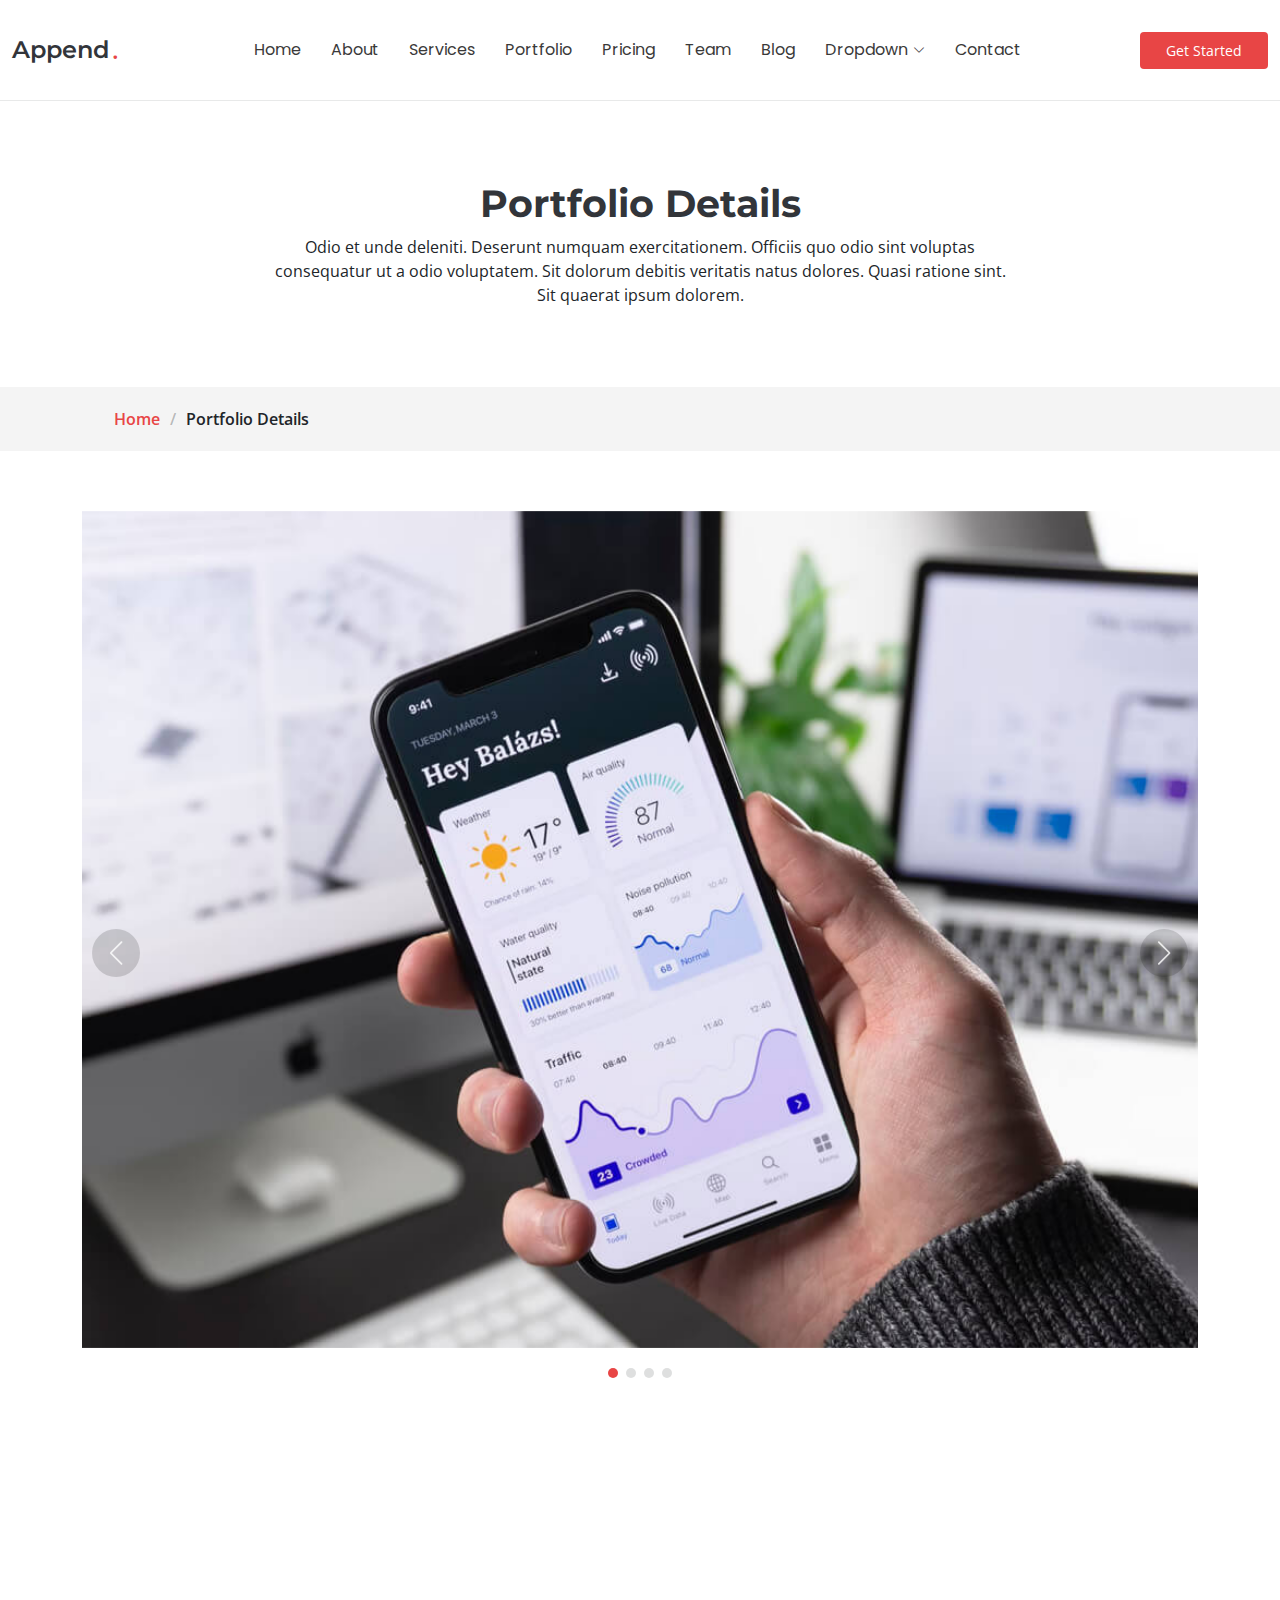
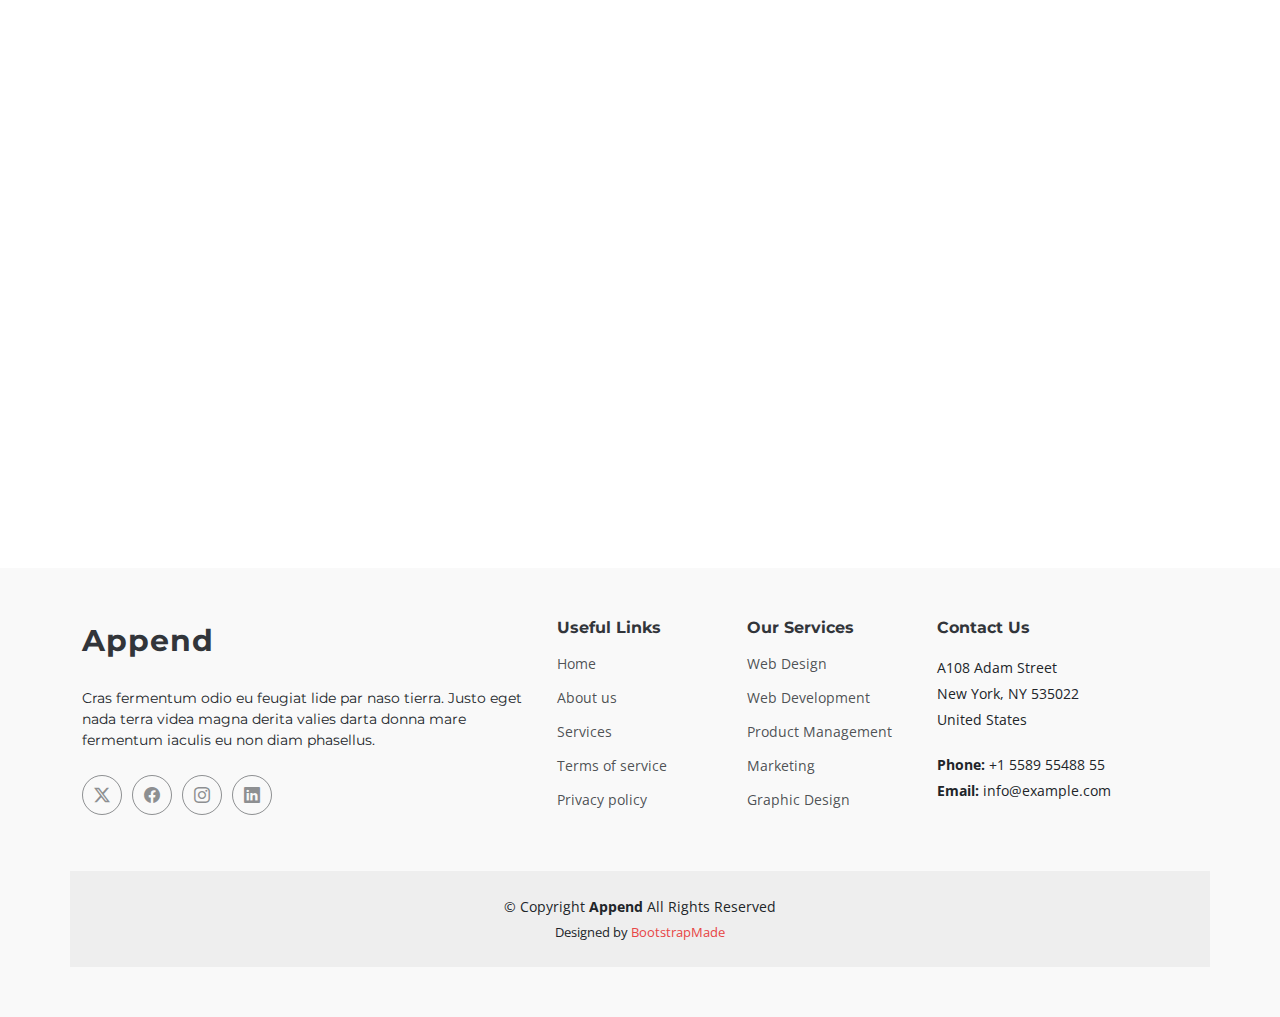
<file: portfolio-details.html>
<!DOCTYPE html>
<html lang="en">

<head>
  <meta charset="utf-8">
  <meta content="width=device-width, initial-scale=1.0" name="viewport">
  <title>Apple</title>
  <meta name="description" content="">
  <meta name="keywords" content="">

  <!-- Favicons -->
  <link href="assets/img/favicon.png" rel="icon">
  <link href="assets/img/apple-touch-icon.png" rel="apple-touch-icon">

  <!-- Fonts -->
  <link href="https://fonts.googleapis.com" rel="preconnect">
  <link href="https://fonts.gstatic.com" rel="preconnect" crossorigin>
  <link href="https://fonts.googleapis.com/css2?family=Open+Sans:ital,wght@0,300;0,400;0,500;0,600;0,700;0,800;1,300;1,400;1,500;1,600;1,700;1,800&family=Montserrat:ital,wght@0,100;0,200;0,300;0,400;0,500;0,600;0,700;0,800;0,900;1,100;1,200;1,300;1,400;1,500;1,600;1,700;1,800;1,900&family=Poppins:ital,wght@0,100;0,200;0,300;0,400;0,500;0,600;0,700;0,800;0,900;1,100;1,200;1,300;1,400;1,500;1,600;1,700;1,800;1,900&display=swap" rel="stylesheet">

  <!-- Vendor CSS Files -->
  <link href="assets/vendor/bootstrap/css/bootstrap.min.css" rel="stylesheet">
  <link href="assets/vendor/bootstrap-icons/bootstrap-icons.css" rel="stylesheet">
  <link href="assets/vendor/aos/aos.css" rel="stylesheet">
  <link href="assets/vendor/glightbox/css/glightbox.min.css" rel="stylesheet">
  <link href="assets/vendor/swiper/swiper-bundle.min.css" rel="stylesheet">

  <!-- Main CSS File -->
  <link href="assets/css/main.css" rel="stylesheet">

  <!-- =======================================================
  * Template Name: Append
  * Template URL: https://bootstrapmade.com/append-bootstrap-website-template/
  * Updated: Aug 07 2024 with Bootstrap v5.3.3
  * Author: BootstrapMade.com
  * License: https://bootstrapmade.com/license/
  ======================================================== -->
</head>

<body class="portfolio-details-page">

  <header id="header" class="header d-flex align-items-center sticky-top">
    <div class="container-fluid position-relative d-flex align-items-center justify-content-between">

      <a href="index.html" class="logo d-flex align-items-center me-auto me-xl-0">
        <!-- Uncomment the line below if you also wish to use an image logo -->
        <!-- <img src="assets/img/logo.png" alt=""> -->
        <h1 class="sitename">Append</h1><span>.</span>
      </a>

      <nav id="navmenu" class="navmenu">
        <ul>
          <li><a href="index.html#hero">Home</a></li>
          <li><a href="index.html#about">About</a></li>
          <li><a href="index.html#services">Services</a></li>
          <li><a href="index.html#portfolio">Portfolio</a></li>
          <li><a href="index.html#pricing">Pricing</a></li>
          <li><a href="index.html#team">Team</a></li>
          <li><a href="blog.html">Blog</a></li>
          <li class="dropdown"><a href="#"><span>Dropdown</span> <i class="bi bi-chevron-down toggle-dropdown"></i></a>
            <ul>
              <li><a href="#">Dropdown 1</a></li>
              <li class="dropdown"><a href="#"><span>Deep Dropdown</span> <i class="bi bi-chevron-down toggle-dropdown"></i></a>
                <ul>
                  <li><a href="#">Deep Dropdown 1</a></li>
                  <li><a href="#">Deep Dropdown 2</a></li>
                  <li><a href="#">Deep Dropdown 3</a></li>
                  <li><a href="#">Deep Dropdown 4</a></li>
                  <li><a href="#">Deep Dropdown 5</a></li>
                </ul>
              </li>
              <li><a href="#">Dropdown 2</a></li>
              <li><a href="#">Dropdown 3</a></li>
              <li><a href="#">Dropdown 4</a></li>
            </ul>
          </li>
          <li><a href="index.html#contact">Contact</a></li>
        </ul>
        <i class="mobile-nav-toggle d-xl-none bi bi-list"></i>
      </nav>

      <a class="btn-getstarted" href="index.html#about">Get Started</a>

    </div>
  </header>

  <main class="main">

    <!-- Page Title -->
    <div class="page-title" data-aos="fade">
      <div class="heading">
        <div class="container">
          <div class="row d-flex justify-content-center text-center">
            <div class="col-lg-8">
              <h1>Portfolio Details</h1>
              <p class="mb-0">Odio et unde deleniti. Deserunt numquam exercitationem. Officiis quo odio sint voluptas consequatur ut a odio voluptatem. Sit dolorum debitis veritatis natus dolores. Quasi ratione sint. Sit quaerat ipsum dolorem.</p>
            </div>
          </div>
        </div>
      </div>
      <nav class="breadcrumbs">
        <div class="container">
          <ol>
            <li><a href="index.html">Home</a></li>
            <li class="current">Portfolio Details</li>
          </ol>
        </div>
      </nav>
    </div><!-- End Page Title -->

    <!-- Portfolio Details Section -->
    <section id="portfolio-details" class="portfolio-details section">

      <div class="container" data-aos="fade-up">

        <div class="portfolio-details-slider swiper init-swiper">
          <script type="application/json" class="swiper-config">
            {
              "loop": true,
              "speed": 600,
              "autoplay": {
                "delay": 5000
              },
              "slidesPerView": "auto",
              "navigation": {
                "nextEl": ".swiper-button-next",
                "prevEl": ".swiper-button-prev"
              },
              "pagination": {
                "el": ".swiper-pagination",
                "type": "bullets",
                "clickable": true
              }
            }
          </script>
          <div class="swiper-wrapper align-items-center">

            <div class="swiper-slide">
              <img src="assets/img/portfolio/app-1.jpg" alt="">
            </div>

            <div class="swiper-slide">
              <img src="assets/img/portfolio/product-1.jpg" alt="">
            </div>

            <div class="swiper-slide">
              <img src="assets/img/portfolio/branding-1.jpg" alt="">
            </div>

            <div class="swiper-slide">
              <img src="assets/img/portfolio/books-1.jpg" alt="">
            </div>

          </div>
          <div class="swiper-button-prev"></div>
          <div class="swiper-button-next"></div>
          <div class="swiper-pagination"></div>
        </div>

        <div class="row justify-content-between gy-4 mt-4">

          <div class="col-lg-8" data-aos="fade-up">
            <div class="portfolio-description">
              <h2>This is an example of portfolio details</h2>
              <p>
                Autem ipsum nam porro corporis rerum. Quis eos dolorem eos itaque inventore commodi labore quia quia. Exercitationem repudiandae officiis neque suscipit non officia eaque itaque enim. Voluptatem officia accusantium nesciunt est omnis tempora consectetur dignissimos. Sequi nulla at esse enim cum deserunt eius.
              </p>
              <p>
                Amet consequatur qui dolore veniam voluptatem voluptatem sit. Non aspernatur atque natus ut cum nam et. Praesentium error dolores rerum minus sequi quia veritatis eum. Eos et doloribus doloremque nesciunt molestiae laboriosam.
              </p>

              <div class="testimonial-item">
                <p>
                  <i class="bi bi-quote quote-icon-left"></i>
                  <span>Export tempor illum tamen malis malis eram quae irure esse labore quem cillum quid cillum eram malis quorum velit fore eram velit sunt aliqua noster fugiat irure amet legam anim culpa.</span>
                  <i class="bi bi-quote quote-icon-right"></i>
                </p>
                <div>
                  <img src="assets/img/testimonials/testimonials-2.jpg" class="testimonial-img" alt="">
                  <h3>Sara Wilsson</h3>
                  <h4>Designer</h4>
                </div>
              </div>

              <p>
                Impedit ipsum quae et aliquid doloribus et voluptatem quasi. Perspiciatis occaecati earum et magnam animi. Quibusdam non qui ea vitae suscipit vitae sunt. Repudiandae incidunt cumque minus deserunt assumenda tempore. Delectus voluptas necessitatibus est.
              </p>

              <p>
                Sunt voluptatum sapiente facilis quo odio aut ipsum repellat debitis. Molestiae et autem libero. Explicabo et quod necessitatibus similique quis dolor eum. Numquam eaque praesentium rem et qui nesciunt.
              </p>

            </div>
          </div>

          <div class="col-lg-3" data-aos="fade-up" data-aos-delay="100">
            <div class="portfolio-info">
              <h3>Project information</h3>
              <ul>
                <li><strong>Category</strong> Web design</li>
                <li><strong>Client</strong> ASU Company</li>
                <li><strong>Project date</strong> 01 March, 2020</li>
                <li><strong>Project URL</strong> <a href="#">www.example.com</a></li>
                <li><a href="#" class="btn-visit align-self-start">Visit Website</a></li>
              </ul>
            </div>
          </div>

        </div>

      </div>

    </section><!-- /Portfolio Details Section -->

  </main>

  <footer id="footer" class="footer position-relative light-background">

    <div class="container footer-top">
      <div class="row gy-4">
        <div class="col-lg-5 col-md-12 footer-about">
          <a href="index.html" class="logo d-flex align-items-center">
            <span class="sitename">Append</span>
          </a>
          <p>Cras fermentum odio eu feugiat lide par naso tierra. Justo eget nada terra videa magna derita valies darta donna mare fermentum iaculis eu non diam phasellus.</p>
          <div class="social-links d-flex mt-4">
            <a href=""><i class="bi bi-twitter-x"></i></a>
            <a href=""><i class="bi bi-facebook"></i></a>
            <a href=""><i class="bi bi-instagram"></i></a>
            <a href=""><i class="bi bi-linkedin"></i></a>
          </div>
        </div>

        <div class="col-lg-2 col-6 footer-links">
          <h4>Useful Links</h4>
          <ul>
            <li><a href="#">Home</a></li>
            <li><a href="#">About us</a></li>
            <li><a href="#">Services</a></li>
            <li><a href="#">Terms of service</a></li>
            <li><a href="#">Privacy policy</a></li>
          </ul>
        </div>

        <div class="col-lg-2 col-6 footer-links">
          <h4>Our Services</h4>
          <ul>
            <li><a href="#">Web Design</a></li>
            <li><a href="#">Web Development</a></li>
            <li><a href="#">Product Management</a></li>
            <li><a href="#">Marketing</a></li>
            <li><a href="#">Graphic Design</a></li>
          </ul>
        </div>

        <div class="col-lg-3 col-md-12 footer-contact text-center text-md-start">
          <h4>Contact Us</h4>
          <p>A108 Adam Street</p>
          <p>New York, NY 535022</p>
          <p>United States</p>
          <p class="mt-4"><strong>Phone:</strong> <span>+1 5589 55488 55</span></p>
          <p><strong>Email:</strong> <span>info@example.com</span></p>
        </div>

      </div>
    </div>

    <div class="container copyright text-center mt-4">
      <p>© <span>Copyright</span> <strong class="sitename">Append</strong> <span>All Rights Reserved</span></p>
      <div class="credits">
        <!-- All the links in the footer should remain intact. -->
        <!-- You can delete the links only if you've purchased the pro version. -->
        <!-- Licensing information: https://bootstrapmade.com/license/ -->
        <!-- Purchase the pro version with working PHP/AJAX contact form: [buy-url] -->
        Designed by <a href="https://bootstrapmade.com/">BootstrapMade</a>
      </div>
    </div>

  </footer>

  <!-- Scroll Top -->
  <a href="#" id="scroll-top" class="scroll-top d-flex align-items-center justify-content-center"><i class="bi bi-arrow-up-short"></i></a>

  <!-- Preloader -->
  <div id="preloader"></div>

  <!-- Vendor JS Files -->
  <script src="assets/vendor/bootstrap/js/bootstrap.bundle.min.js"></script>
  <script src="assets/vendor/php-email-form/validate.js"></script>
  <script src="assets/vendor/aos/aos.js"></script>
  <script src="assets/vendor/glightbox/js/glightbox.min.js"></script>
  <script src="assets/vendor/purecounter/purecounter_vanilla.js"></script>
  <script src="assets/vendor/imagesloaded/imagesloaded.pkgd.min.js"></script>
  <script src="assets/vendor/isotope-layout/isotope.pkgd.min.js"></script>
  <script src="assets/vendor/swiper/swiper-bundle.min.js"></script>

  <!-- Main JS File -->
  <script src="assets/js/main.js"></script>

</body>

</html>
</file>
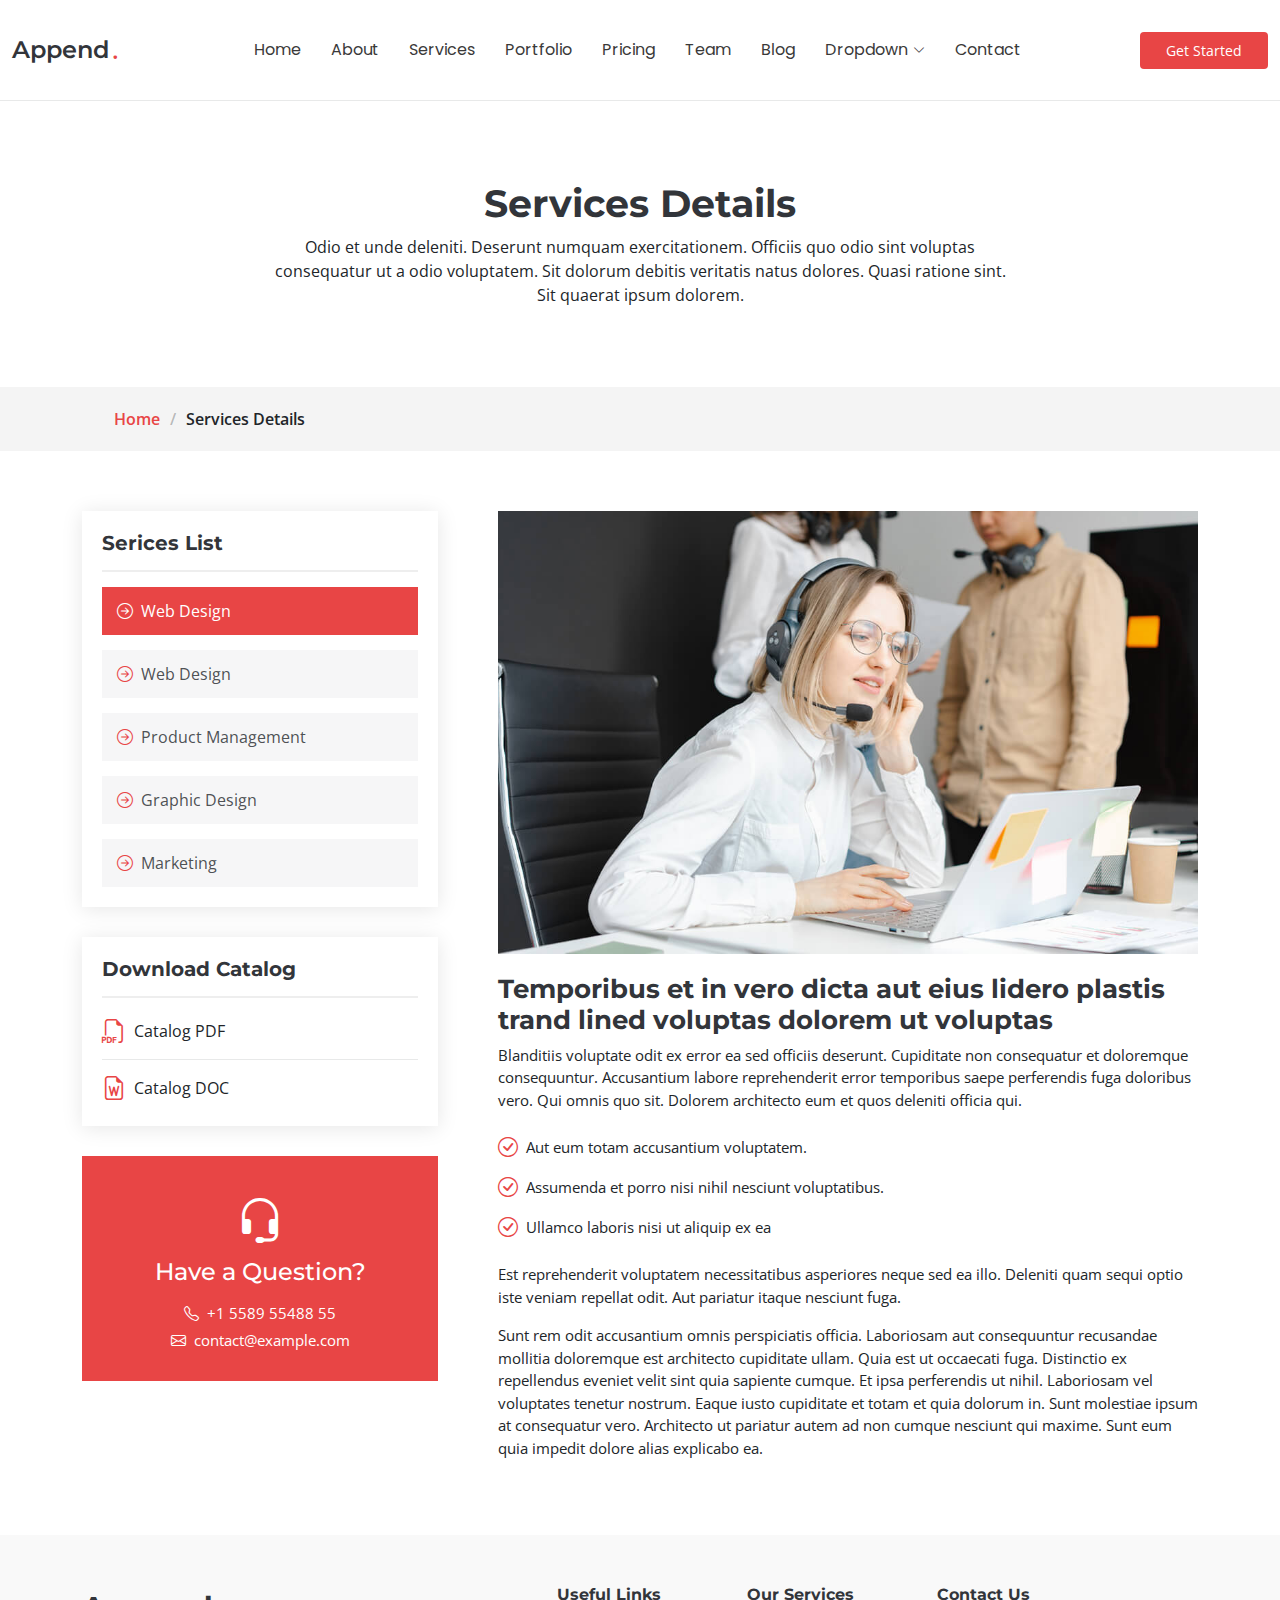
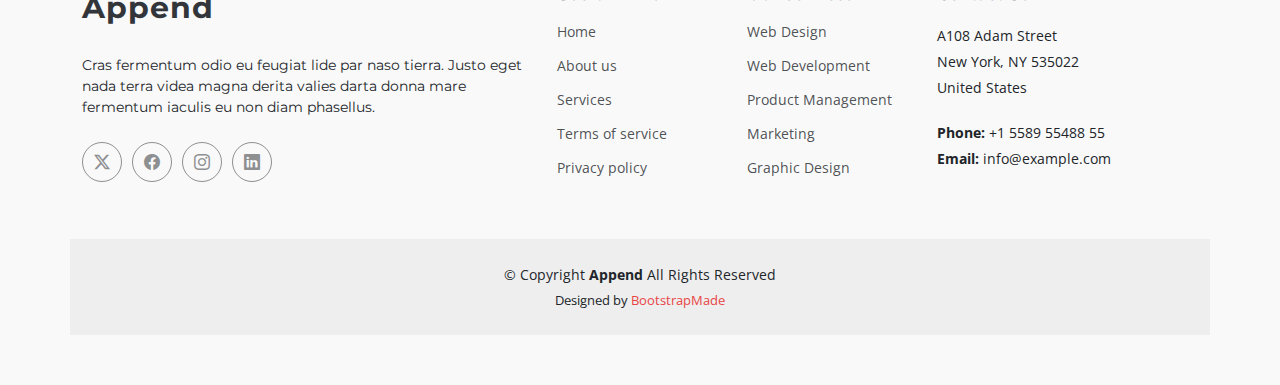
<file: services-details.html>
<!DOCTYPE html>
<html lang="en">

<head>
  <meta charset="utf-8">
  <meta content="width=device-width, initial-scale=1.0" name="viewport">
  <title>Services Details - Append Bootstrap Template</title>
  <meta name="description" content="">
  <meta name="keywords" content="">

  <!-- Favicons -->
  <link href="assets/img/favicon.png" rel="icon">
  <link href="assets/img/apple-touch-icon.png" rel="apple-touch-icon">


  <link href="https://fonts.googleapis.com" rel="preconnect">
  <link href="https://fonts.gstatic.com" rel="preconnect" crossorigin>
  <link href="https://fonts.googleapis.com/css2?family=Open+Sans:ital,wght@0,300;0,400;0,500;0,600;0,700;0,800;1,300;1,400;1,500;1,600;1,700;1,800&family=Montserrat:ital,wght@0,100;0,200;0,300;0,400;0,500;0,600;0,700;0,800;0,900;1,100;1,200;1,300;1,400;1,500;1,600;1,700;1,800;1,900&family=Poppins:ital,wght@0,100;0,200;0,300;0,400;0,500;0,600;0,700;0,800;0,900;1,100;1,200;1,300;1,400;1,500;1,600;1,700;1,800;1,900&display=swap" rel="stylesheet">


  <link href="assets/vendor/bootstrap/css/bootstrap.min.css" rel="stylesheet">
  <link href="assets/vendor/bootstrap-icons/bootstrap-icons.css" rel="stylesheet">
  <link href="assets/vendor/aos/aos.css" rel="stylesheet">
  <link href="assets/vendor/glightbox/css/glightbox.min.css" rel="stylesheet">
  <link href="assets/vendor/swiper/swiper-bundle.min.css" rel="stylesheet">

  <link href="assets/css/main.css" rel="stylesheet">

</head>

<body class="services-details-page">

  <header id="header" class="header d-flex align-items-center sticky-top">
    <div class="container-fluid position-relative d-flex align-items-center justify-content-between">

      <a href="index.html" class="logo d-flex align-items-center me-auto me-xl-0">

        <h1 class="sitename">Append</h1><span>.</span>
      </a>

      <nav id="navmenu" class="navmenu">
        <ul>
          <li><a href="index.html#hero">Home</a></li>
          <li><a href="index.html#about">About</a></li>
          <li><a href="index.html#services">Services</a></li>
          <li><a href="index.html#portfolio">Portfolio</a></li>
          <li><a href="index.html#pricing">Pricing</a></li>
          <li><a href="index.html#team">Team</a></li>
          <li><a href="blog.html">Blog</a></li>
          <li class="dropdown"><a href="#"><span>Dropdown</span> <i class="bi bi-chevron-down toggle-dropdown"></i></a>
            <ul>
              <li><a href="#">Dropdown 1</a></li>
              <li class="dropdown"><a href="#"><span>Deep Dropdown</span> <i class="bi bi-chevron-down toggle-dropdown"></i></a>
                <ul>
                  <li><a href="#">Deep Dropdown 1</a></li>
                  <li><a href="#">Deep Dropdown 2</a></li>
                  <li><a href="#">Deep Dropdown 3</a></li>
                  <li><a href="#">Deep Dropdown 4</a></li>
                  <li><a href="#">Deep Dropdown 5</a></li>
                </ul>
              </li>
              <li><a href="#">Dropdown 2</a></li>
              <li><a href="#">Dropdown 3</a></li>
              <li><a href="#">Dropdown 4</a></li>
            </ul>
          </li>
          <li><a href="index.html#contact">Contact</a></li>
        </ul>
        <i class="mobile-nav-toggle d-xl-none bi bi-list"></i>
      </nav>

      <a class="btn-getstarted" href="index.html#about">Get Started</a>

    </div>
  </header>

  <main class="main">

    <div class="page-title" data-aos="fade">
      <div class="heading">
        <div class="container">
          <div class="row d-flex justify-content-center text-center">
            <div class="col-lg-8">
              <h1>Services Details</h1>
              <p class="mb-0">Odio et unde deleniti. Deserunt numquam exercitationem. Officiis quo odio sint voluptas consequatur ut a odio voluptatem. Sit dolorum debitis veritatis natus dolores. Quasi ratione sint. Sit quaerat ipsum dolorem.</p>
            </div>
          </div>
        </div>
      </div>
      <nav class="breadcrumbs">
        <div class="container">
          <ol>
            <li><a href="index.html">Home</a></li>
            <li class="current">Services Details</li>
          </ol>
        </div>
      </nav>
    </div><!-- End Page Title -->

    <!-- Service Details Section -->
    <section id="service-details" class="service-details section">

      <div class="container">

        <div class="row gy-5">

          <div class="col-lg-4" data-aos="fade-up" data-aos-delay="100">

            <div class="service-box">
              <h4>Serices List</h4>
              <div class="services-list">
                <a href="#" class="active"><i class="bi bi-arrow-right-circle"></i><span>Web Design</span></a>
                <a href="#"><i class="bi bi-arrow-right-circle"></i><span>Web Design</span></a>
                <a href="#"><i class="bi bi-arrow-right-circle"></i><span>Product Management</span></a>
                <a href="#"><i class="bi bi-arrow-right-circle"></i><span>Graphic Design</span></a>
                <a href="#"><i class="bi bi-arrow-right-circle"></i><span>Marketing</span></a>
              </div>
            </div><!-- End Services List -->

            <div class="service-box">
              <h4>Download Catalog</h4>
              <div class="download-catalog">
                <a href="#"><i class="bi bi-filetype-pdf"></i><span>Catalog PDF</span></a>
                <a href="#"><i class="bi bi-file-earmark-word"></i><span>Catalog DOC</span></a>
              </div>
            </div><!-- End Services List -->

            <div class="help-box d-flex flex-column justify-content-center align-items-center">
              <i class="bi bi-headset help-icon"></i>
              <h4>Have a Question?</h4>
              <p class="d-flex align-items-center mt-2 mb-0"><i class="bi bi-telephone me-2"></i> <span>+1 5589 55488 55</span></p>
              <p class="d-flex align-items-center mt-1 mb-0"><i class="bi bi-envelope me-2"></i> <a href="mailto:contact@example.com">contact@example.com</a></p>
            </div>

          </div>

          <div class="col-lg-8 ps-lg-5" data-aos="fade-up" data-aos-delay="200">
            <img src="assets/img/services.jpg" alt="" class="img-fluid services-img">
            <h3>Temporibus et in vero dicta aut eius lidero plastis trand lined voluptas dolorem ut voluptas</h3>
            <p>
              Blanditiis voluptate odit ex error ea sed officiis deserunt. Cupiditate non consequatur et doloremque consequuntur. Accusantium labore reprehenderit error temporibus saepe perferendis fuga doloribus vero. Qui omnis quo sit. Dolorem architecto eum et quos deleniti officia qui.
            </p>
            <ul>
              <li><i class="bi bi-check-circle"></i> <span>Aut eum totam accusantium voluptatem.</span></li>
              <li><i class="bi bi-check-circle"></i> <span>Assumenda et porro nisi nihil nesciunt voluptatibus.</span></li>
              <li><i class="bi bi-check-circle"></i> <span>Ullamco laboris nisi ut aliquip ex ea</span></li>
            </ul>
            <p>
              Est reprehenderit voluptatem necessitatibus asperiores neque sed ea illo. Deleniti quam sequi optio iste veniam repellat odit. Aut pariatur itaque nesciunt fuga.
            </p>
            <p>
              Sunt rem odit accusantium omnis perspiciatis officia. Laboriosam aut consequuntur recusandae mollitia doloremque est architecto cupiditate ullam. Quia est ut occaecati fuga. Distinctio ex repellendus eveniet velit sint quia sapiente cumque. Et ipsa perferendis ut nihil. Laboriosam vel voluptates tenetur nostrum. Eaque iusto cupiditate et totam et quia dolorum in. Sunt molestiae ipsum at consequatur vero. Architecto ut pariatur autem ad non cumque nesciunt qui maxime. Sunt eum quia impedit dolore alias explicabo ea.
            </p>
          </div>

        </div>

      </div>

    </section><!-- /Service Details Section -->

  </main>

  <footer id="footer" class="footer position-relative light-background">

    <div class="container footer-top">
      <div class="row gy-4">
        <div class="col-lg-5 col-md-12 footer-about">
          <a href="index.html" class="logo d-flex align-items-center">
            <span class="sitename">Append</span>
          </a>
          <p>Cras fermentum odio eu feugiat lide par naso tierra. Justo eget nada terra videa magna derita valies darta donna mare fermentum iaculis eu non diam phasellus.</p>
          <div class="social-links d-flex mt-4">
            <a href=""><i class="bi bi-twitter-x"></i></a>
            <a href=""><i class="bi bi-facebook"></i></a>
            <a href=""><i class="bi bi-instagram"></i></a>
            <a href=""><i class="bi bi-linkedin"></i></a>
          </div>
        </div>

        <div class="col-lg-2 col-6 footer-links">
          <h4>Useful Links</h4>
          <ul>
            <li><a href="#">Home</a></li>
            <li><a href="#">About us</a></li>
            <li><a href="#">Services</a></li>
            <li><a href="#">Terms of service</a></li>
            <li><a href="#">Privacy policy</a></li>
          </ul>
        </div>

        <div class="col-lg-2 col-6 footer-links">
          <h4>Our Services</h4>
          <ul>
            <li><a href="#">Web Design</a></li>
            <li><a href="#">Web Development</a></li>
            <li><a href="#">Product Management</a></li>
            <li><a href="#">Marketing</a></li>
            <li><a href="#">Graphic Design</a></li>
          </ul>
        </div>

        <div class="col-lg-3 col-md-12 footer-contact text-center text-md-start">
          <h4>Contact Us</h4>
          <p>A108 Adam Street</p>
          <p>New York, NY 535022</p>
          <p>United States</p>
          <p class="mt-4"><strong>Phone:</strong> <span>+1 5589 55488 55</span></p>
          <p><strong>Email:</strong> <span>info@example.com</span></p>
        </div>

      </div>
    </div>

    <div class="container copyright text-center mt-4">
      <p>© <span>Copyright</span> <strong class="sitename">Append</strong> <span>All Rights Reserved</span></p>
      <div class="credits">
        <!-- All the links in the footer should remain intact. -->
        <!-- You can delete the links only if you've purchased the pro version. -->
        <!-- Licensing information: https://bootstrapmade.com/license/ -->
        <!-- Purchase the pro version with working PHP/AJAX contact form: [buy-url] -->
        Designed by <a href="https://bootstrapmade.com/">BootstrapMade</a>
      </div>
    </div>

  </footer>

  <!-- Scroll Top -->
  <a href="#" id="scroll-top" class="scroll-top d-flex align-items-center justify-content-center"><i class="bi bi-arrow-up-short"></i></a>

  <!-- Preloader -->
  <div id="preloader"></div>

  <!-- Vendor JS Files -->
  <script src="assets/vendor/bootstrap/js/bootstrap.bundle.min.js"></script>
  <script src="assets/vendor/php-email-form/validate.js"></script>
  <script src="assets/vendor/aos/aos.js"></script>
  <script src="assets/vendor/glightbox/js/glightbox.min.js"></script>
  <script src="assets/vendor/purecounter/purecounter_vanilla.js"></script>
  <script src="assets/vendor/imagesloaded/imagesloaded.pkgd.min.js"></script>
  <script src="assets/vendor/isotope-layout/isotope.pkgd.min.js"></script>
  <script src="assets/vendor/swiper/swiper-bundle.min.js"></script>

  <!-- Main JS File -->
  <script src="assets/js/main.js"></script>

</body>

</html>
</file>
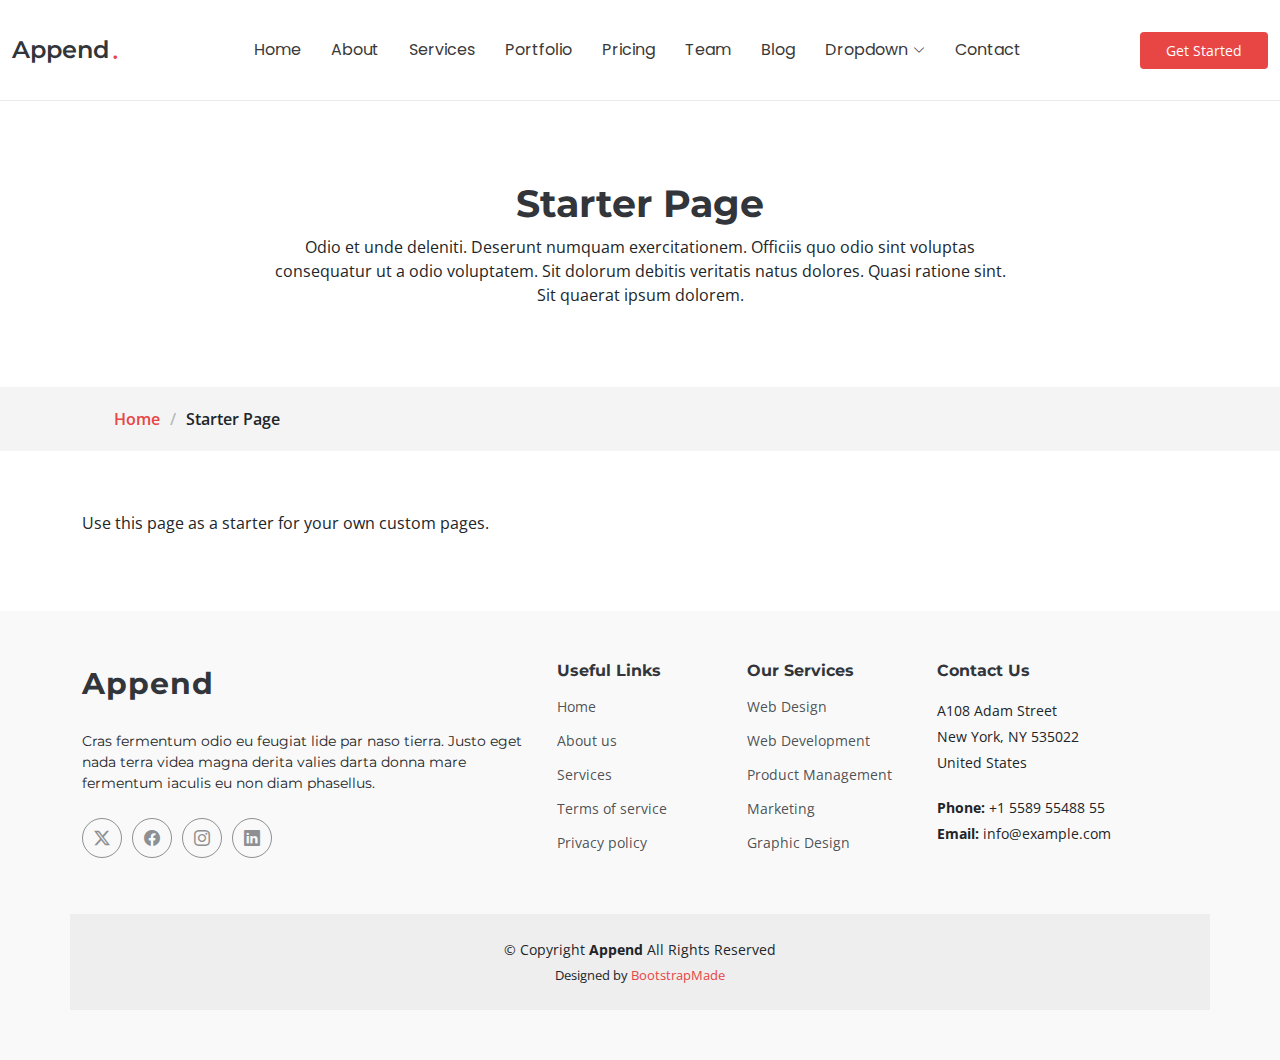
<file: starter-page.html>
<!DOCTYPE html>
<html lang="en">

<head>
  <meta charset="utf-8">
  <meta content="width=device-width, initial-scale=1.0" name="viewport">
  <title>Starter Page - Append Bootstrap Template</title>
  <meta name="description" content="">
  <meta name="keywords" content="">

  <!-- Favicons -->
  <link href="assets/img/favicon.png" rel="icon">
  <link href="assets/img/apple-touch-icon.png" rel="apple-touch-icon">

  <!-- Fonts -->
  <link href="https://fonts.googleapis.com" rel="preconnect">
  <link href="https://fonts.gstatic.com" rel="preconnect" crossorigin>
  <link href="https://fonts.googleapis.com/css2?family=Open+Sans:ital,wght@0,300;0,400;0,500;0,600;0,700;0,800;1,300;1,400;1,500;1,600;1,700;1,800&family=Montserrat:ital,wght@0,100;0,200;0,300;0,400;0,500;0,600;0,700;0,800;0,900;1,100;1,200;1,300;1,400;1,500;1,600;1,700;1,800;1,900&family=Poppins:ital,wght@0,100;0,200;0,300;0,400;0,500;0,600;0,700;0,800;0,900;1,100;1,200;1,300;1,400;1,500;1,600;1,700;1,800;1,900&display=swap" rel="stylesheet">

  <!-- Vendor CSS Files -->
  <link href="assets/vendor/bootstrap/css/bootstrap.min.css" rel="stylesheet">
  <link href="assets/vendor/bootstrap-icons/bootstrap-icons.css" rel="stylesheet">
  <link href="assets/vendor/aos/aos.css" rel="stylesheet">
  <link href="assets/vendor/glightbox/css/glightbox.min.css" rel="stylesheet">
  <link href="assets/vendor/swiper/swiper-bundle.min.css" rel="stylesheet">

  <!-- Main CSS File -->
  <link href="assets/css/main.css" rel="stylesheet">

  <!-- =======================================================
  * Template Name: Append
  * Template URL: https://bootstrapmade.com/append-bootstrap-website-template/
  * Updated: Aug 07 2024 with Bootstrap v5.3.3
  * Author: BootstrapMade.com
  * License: https://bootstrapmade.com/license/
  ======================================================== -->
</head>

<body class="starter-page-page">

  <header id="header" class="header d-flex align-items-center sticky-top">
    <div class="container-fluid position-relative d-flex align-items-center justify-content-between">

      <a href="index.html" class="logo d-flex align-items-center me-auto me-xl-0">
        <!-- Uncomment the line below if you also wish to use an image logo -->
        <!-- <img src="assets/img/logo.png" alt=""> -->
        <h1 class="sitename">Append</h1><span>.</span>
      </a>

      <nav id="navmenu" class="navmenu">
        <ul>
          <li><a href="index.html#hero">Home</a></li>
          <li><a href="index.html#about">About</a></li>
          <li><a href="index.html#services">Services</a></li>
          <li><a href="index.html#portfolio">Portfolio</a></li>
          <li><a href="index.html#pricing">Pricing</a></li>
          <li><a href="index.html#team">Team</a></li>
          <li><a href="blog.html">Blog</a></li>
          <li class="dropdown"><a href="#"><span>Dropdown</span> <i class="bi bi-chevron-down toggle-dropdown"></i></a>
            <ul>
              <li><a href="#">Dropdown 1</a></li>
              <li class="dropdown"><a href="#"><span>Deep Dropdown</span> <i class="bi bi-chevron-down toggle-dropdown"></i></a>
                <ul>
                  <li><a href="#">Deep Dropdown 1</a></li>
                  <li><a href="#">Deep Dropdown 2</a></li>
                  <li><a href="#">Deep Dropdown 3</a></li>
                  <li><a href="#">Deep Dropdown 4</a></li>
                  <li><a href="#">Deep Dropdown 5</a></li>
                </ul>
              </li>
              <li><a href="#">Dropdown 2</a></li>
              <li><a href="#">Dropdown 3</a></li>
              <li><a href="#">Dropdown 4</a></li>
            </ul>
          </li>
          <li><a href="index.html#contact">Contact</a></li>
        </ul>
        <i class="mobile-nav-toggle d-xl-none bi bi-list"></i>
      </nav>

      <a class="btn-getstarted" href="index.html#about">Get Started</a>

    </div>
  </header>

  <main class="main">

    <!-- Page Title -->
    <div class="page-title" data-aos="fade">
      <div class="heading">
        <div class="container">
          <div class="row d-flex justify-content-center text-center">
            <div class="col-lg-8">
              <h1>Starter Page</h1>
              <p class="mb-0">Odio et unde deleniti. Deserunt numquam exercitationem. Officiis quo odio sint voluptas consequatur ut a odio voluptatem. Sit dolorum debitis veritatis natus dolores. Quasi ratione sint. Sit quaerat ipsum dolorem.</p>
            </div>
          </div>
        </div>
      </div>
      <nav class="breadcrumbs">
        <div class="container">
          <ol>
            <li><a href="index.html">Home</a></li>
            <li class="current">Starter Page</li>
          </ol>
        </div>
      </nav>
    </div><!-- End Page Title -->

    <!-- Starter Section Section -->
    <section id="starter-section" class="starter-section section">

      <div class="container" data-aos="fade-up">
        <p>Use this page as a starter for your own custom pages.</p>
      </div>

    </section><!-- /Starter Section Section -->

  </main>

  <footer id="footer" class="footer position-relative light-background">

    <div class="container footer-top">
      <div class="row gy-4">
        <div class="col-lg-5 col-md-12 footer-about">
          <a href="index.html" class="logo d-flex align-items-center">
            <span class="sitename">Append</span>
          </a>
          <p>Cras fermentum odio eu feugiat lide par naso tierra. Justo eget nada terra videa magna derita valies darta donna mare fermentum iaculis eu non diam phasellus.</p>
          <div class="social-links d-flex mt-4">
            <a href=""><i class="bi bi-twitter-x"></i></a>
            <a href=""><i class="bi bi-facebook"></i></a>
            <a href=""><i class="bi bi-instagram"></i></a>
            <a href=""><i class="bi bi-linkedin"></i></a>
          </div>
        </div>

        <div class="col-lg-2 col-6 footer-links">
          <h4>Useful Links</h4>
          <ul>
            <li><a href="#">Home</a></li>
            <li><a href="#">About us</a></li>
            <li><a href="#">Services</a></li>
            <li><a href="#">Terms of service</a></li>
            <li><a href="#">Privacy policy</a></li>
          </ul>
        </div>

        <div class="col-lg-2 col-6 footer-links">
          <h4>Our Services</h4>
          <ul>
            <li><a href="#">Web Design</a></li>
            <li><a href="#">Web Development</a></li>
            <li><a href="#">Product Management</a></li>
            <li><a href="#">Marketing</a></li>
            <li><a href="#">Graphic Design</a></li>
          </ul>
        </div>

        <div class="col-lg-3 col-md-12 footer-contact text-center text-md-start">
          <h4>Contact Us</h4>
          <p>A108 Adam Street</p>
          <p>New York, NY 535022</p>
          <p>United States</p>
          <p class="mt-4"><strong>Phone:</strong> <span>+1 5589 55488 55</span></p>
          <p><strong>Email:</strong> <span>info@example.com</span></p>
        </div>

      </div>
    </div>

    <div class="container copyright text-center mt-4">
      <p>© <span>Copyright</span> <strong class="sitename">Append</strong> <span>All Rights Reserved</span></p>
      <div class="credits">
        <!-- All the links in the footer should remain intact. -->
        <!-- You can delete the links only if you've purchased the pro version. -->
        <!-- Licensing information: https://bootstrapmade.com/license/ -->
        <!-- Purchase the pro version with working PHP/AJAX contact form: [buy-url] -->
        Designed by <a href="https://bootstrapmade.com/">BootstrapMade</a>
      </div>
    </div>

  </footer>

  <!-- Scroll Top -->
  <a href="#" id="scroll-top" class="scroll-top d-flex align-items-center justify-content-center"><i class="bi bi-arrow-up-short"></i></a>

  <!-- Preloader -->
  <div id="preloader"></div>

  <!-- Vendor JS Files -->
  <script src="assets/vendor/bootstrap/js/bootstrap.bundle.min.js"></script>
  <script src="assets/vendor/php-email-form/validate.js"></script>
  <script src="assets/vendor/aos/aos.js"></script>
  <script src="assets/vendor/glightbox/js/glightbox.min.js"></script>
  <script src="assets/vendor/purecounter/purecounter_vanilla.js"></script>
  <script src="assets/vendor/imagesloaded/imagesloaded.pkgd.min.js"></script>
  <script src="assets/vendor/isotope-layout/isotope.pkgd.min.js"></script>
  <script src="assets/vendor/swiper/swiper-bundle.min.js"></script>

  <!-- Main JS File -->
  <script src="assets/js/main.js"></script>

</body>

</html>
</file>
<file: assets/css/main.css>
/**
* Template Name: Append
* Template URL: https://bootstrapmade.com/append-bootstrap-website-template/
* Updated: Aug 07 2024 with Bootstrap v5.3.3
* Author: BootstrapMade.com
* License: https://bootstrapmade.com/license/
*/

/*--------------------------------------------------------------
# Font & Color Variables
# Help: https://bootstrapmade.com/color-system/
--------------------------------------------------------------*/
/* Fonts */
:root {
  --default-font: "Open Sans",  system-ui, -apple-system, "Segoe UI", Roboto, "Helvetica Neue", Arial, "Noto Sans", "Liberation Sans", sans-serif, "Apple Color Emoji", "Segoe UI Emoji", "Segoe UI Symbol", "Noto Color Emoji";
  --heading-font: "Montserrat",  sans-serif;
  --nav-font: "Poppins",  sans-serif;
}

/* Global Colors - The following color variables are used throughout the website. Updating them here will change the color scheme of the entire website */
:root { 
  --background-color: #ffffff; /* Background color for the entire website, including individual sections */
  --default-color: #212529; /* Default color used for the majority of the text content across the entire website */
  --heading-color: #32353a; /* Color for headings, subheadings and title throughout the website */
  --accent-color: #e84545; /* Accent color that represents your brand on the website. It's used for buttons, links, and other elements that need to stand out */
  --surface-color: #ffffff; /* The surface color is used as a background of boxed elements within sections, such as cards, icon boxes, or other elements that require a visual separation from the global background. */
  --contrast-color: #ffffff; /* Contrast color for text, ensuring readability against backgrounds of accent, heading, or default colors. */
}

/* Nav Menu Colors - The following color variables are used specifically for the navigation menu. They are separate from the global colors to allow for more customization options */
:root {
  --nav-color: #3a3939;  /* The default color of the main navmenu links */
  --nav-hover-color: #e84545; /* Applied to main navmenu links when they are hovered over or active */
  --nav-mobile-background-color: #ffffff; /* Used as the background color for mobile navigation menu */
  --nav-dropdown-background-color: #ffffff; /* Used as the background color for dropdown items that appear when hovering over primary navigation items */
  --nav-dropdown-color: #3a3939; /* Used for navigation links of the dropdown items in the navigation menu. */
  --nav-dropdown-hover-color: #e84545; /* Similar to --nav-hover-color, this color is applied to dropdown navigation links when they are hovered over. */
}

/* Color Presets - These classes override global colors when applied to any section or element, providing reuse of the sam color scheme. */

.light-background {
  --background-color: #f9f9f9;
  --surface-color: #ffffff;
}

.dark-background {
  --background-color: #060606;
  --default-color: #ffffff;
  --heading-color: #ffffff;
  --surface-color: #252525;
  --contrast-color: #ffffff;
}

/* Smooth scroll */
:root {
  scroll-behavior: smooth;
}

/*--------------------------------------------------------------
# General Styling & Shared Classes
--------------------------------------------------------------*/
body {
  color: var(--default-color);
  background-color: var(--background-color);
  font-family: var(--default-font);
}

a {
  color: var(--accent-color);
  text-decoration: none;
  transition: 0.3s;
}

a:hover {
  color: color-mix(in srgb, var(--accent-color), transparent 25%);
  text-decoration: none;
}

h1,
h2,
h3,
h4,
h5,
h6 {
  color: var(--heading-color);
  font-family: var(--heading-font);
}

/* PHP Email Form Messages
------------------------------*/
.php-email-form .error-message {
  display: none;
  background: #df1529;
  color: #ffffff;
  text-align: left;
  padding: 15px;
  margin-bottom: 24px;
  font-weight: 600;
}

.php-email-form .sent-message {
  display: none;
  color: #ffffff;
  background: #059652;
  text-align: center;
  padding: 15px;
  margin-bottom: 24px;
  font-weight: 600;
}

.php-email-form .loading {
  display: none;
  background: var(--surface-color);
  text-align: center;
  padding: 15px;
  margin-bottom: 24px;
}

.php-email-form .loading:before {
  content: "";
  display: inline-block;
  border-radius: 50%;
  width: 24px;
  height: 24px;
  margin: 0 10px -6px 0;
  border: 3px solid var(--accent-color);
  border-top-color: var(--surface-color);
  animation: php-email-form-loading 1s linear infinite;
}

@keyframes php-email-form-loading {
  0% {
    transform: rotate(0deg);
  }

  100% {
    transform: rotate(360deg);
  }
}

/*--------------------------------------------------------------
# Global Header
--------------------------------------------------------------*/
.header {
  color: var(--default-color);
  background-color: var(--background-color);
  padding: 20px 0;
  transition: all 0.5s;
  z-index: 997;
}

.header .logo {
  line-height: 1;
}

.header .logo img {
  max-height: 36px;
  margin-right: 8px;
}

.header .logo h1 {
  font-size: 24px;
  margin: 0;
  font-weight: 600;
  color: var(--heading-color);
}

.header .logo span {
  color: var(--accent-color);
  font-size: 24px;
  font-weight: 600;
  padding-left: 3px;
}

.header .btn-getstarted,
.header .btn-getstarted:focus {
  color: var(--contrast-color);
  background: var(--accent-color);
  font-size: 14px;
  padding: 8px 26px;
  margin: 0;
  border-radius: 4px;
  transition: 0.3s;
}

.header .btn-getstarted:hover,
.header .btn-getstarted:focus:hover {
  color: var(--contrast-color);
  background: color-mix(in srgb, var(--accent-color), transparent 15%);
}

@media (max-width: 1200px) {
  .header .logo {
    order: 1;
  }

  .header .btn-getstarted {
    order: 2;
    margin: 0 15px 0 0;
    padding: 6px 20px;
  }

  .header .navmenu {
    order: 3;
  }
}

.scrolled .header {
  box-shadow: 0 0 30px 10px rgba(0, 0, 0, 0.1);
}

/* Index Page Header
------------------------------*/
.index-page .header {
  --background-color: rgba(255, 255, 255, 0);
  --heading-color: #ffffff;
  --nav-color: rgba(255, 255, 255, 0.5);
  --nav-hover-color: #ffffff;
}

/* Index Page Header on Scroll
------------------------------*/
.index-page.scrolled .header {
  --background-color: #ffffff;
  --heading-color: #32353a;
  --nav-color: #3a3939;
  --nav-hover-color: #e84545;
}

/*--------------------------------------------------------------
# Navigation Menu
--------------------------------------------------------------*/
/* Navmenu - Desktop */
@media (min-width: 1200px) {
  .navmenu {
    padding: 0;
  }

  .navmenu ul {
    margin: 0;
    padding: 0;
    display: flex;
    list-style: none;
    align-items: center;
  }

  .navmenu li {
    position: relative;
  }

  .navmenu a,
  .navmenu a:focus {
    color: var(--nav-color);
    padding: 18px 15px;
    font-size: 16px;
    font-family: var(--nav-font);
    font-weight: 400;
    display: flex;
    align-items: center;
    justify-content: space-between;
    white-space: nowrap;
    transition: 0.3s;
  }

  .navmenu a i,
  .navmenu a:focus i {
    font-size: 12px;
    line-height: 0;
    margin-left: 5px;
    transition: 0.3s;
  }

  .navmenu li:last-child a {
    padding-right: 0;
  }

  .navmenu li:hover>a,
  .navmenu .active,
  .navmenu .active:focus {
    color: var(--nav-hover-color);
  }

  .navmenu .dropdown ul {
    margin: 0;
    padding: 10px 0;
    background: var(--nav-dropdown-background-color);
    display: block;
    position: absolute;
    visibility: hidden;
    left: 14px;
    top: 130%;
    opacity: 0;
    transition: 0.3s;
    border-radius: 4px;
    z-index: 99;
    box-shadow: 0px 0px 30px rgba(0, 0, 0, 0.1);
  }

  .navmenu .dropdown ul li {
    min-width: 200px;
  }

  .navmenu .dropdown ul a {
    padding: 10px 20px;
    font-size: 15px;
    text-transform: none;
    color: var(--nav-dropdown-color);
  }

  .navmenu .dropdown ul a i {
    font-size: 12px;
  }

  .navmenu .dropdown ul a:hover,
  .navmenu .dropdown ul .active:hover,
  .navmenu .dropdown ul li:hover>a {
    color: var(--nav-dropdown-hover-color);
  }

  .navmenu .dropdown:hover>ul {
    opacity: 1;
    top: 100%;
    visibility: visible;
  }

  .navmenu .dropdown .dropdown ul {
    top: 0;
    left: -90%;
    visibility: hidden;
  }

  .navmenu .dropdown .dropdown:hover>ul {
    opacity: 1;
    top: 0;
    left: -100%;
    visibility: visible;
  }
}

/* Navmenu - Mobile */
@media (max-width: 1199px) {
  .mobile-nav-toggle {
    color: var(--nav-color);
    font-size: 28px;
    line-height: 0;
    margin-right: 10px;
    cursor: pointer;
    transition: color 0.3s;
  }

  .navmenu {
    padding: 0;
    z-index: 9997;
  }

  .navmenu ul {
    display: none;
    list-style: none;
    position: absolute;
    inset: 60px 20px 20px 20px;
    padding: 10px 0;
    margin: 0;
    border-radius: 6px;
    background-color: var(--nav-mobile-background-color);
    overflow-y: auto;
    transition: 0.3s;
    z-index: 9998;
    box-shadow: 0px 0px 30px rgba(0, 0, 0, 0.1);
  }

  .navmenu a,
  .navmenu a:focus {
    color: var(--nav-dropdown-color);
    padding: 10px 20px;
    font-family: var(--nav-font);
    font-size: 17px;
    font-weight: 500;
    display: flex;
    align-items: center;
    justify-content: space-between;
    white-space: nowrap;
    transition: 0.3s;
  }

  .navmenu a i,
  .navmenu a:focus i {
    font-size: 12px;
    line-height: 0;
    margin-left: 5px;
    width: 30px;
    height: 30px;
    display: flex;
    align-items: center;
    justify-content: center;
    border-radius: 50%;
    transition: 0.3s;
    background-color: color-mix(in srgb, var(--accent-color), transparent 90%);
  }

  .navmenu a i:hover,
  .navmenu a:focus i:hover {
    background-color: var(--accent-color);
    color: var(--contrast-color);
  }

  .navmenu a:hover,
  .navmenu .active,
  .navmenu .active:focus {
    color: var(--nav-dropdown-hover-color);
  }

  .navmenu .active i,
  .navmenu .active:focus i {
    background-color: var(--accent-color);
    color: var(--contrast-color);
    transform: rotate(180deg);
  }

  .navmenu .dropdown ul {
    position: static;
    display: none;
    z-index: 99;
    padding: 10px 0;
    margin: 10px 20px;
    background-color: var(--nav-dropdown-background-color);
    border: 1px solid color-mix(in srgb, var(--default-color), transparent 90%);
    box-shadow: none;
    transition: all 0.5s ease-in-out;
  }

  .navmenu .dropdown ul ul {
    background-color: rgba(33, 37, 41, 0.1);
  }

  .navmenu .dropdown>.dropdown-active {
    display: block;
    background-color: rgba(33, 37, 41, 0.03);
  }

  .mobile-nav-active {
    overflow: hidden;
  }

  .mobile-nav-active .mobile-nav-toggle {
    color: #fff;
    position: absolute;
    font-size: 32px;
    top: 15px;
    right: 15px;
    margin-right: 0;
    z-index: 9999;
  }

  .mobile-nav-active .navmenu {
    position: fixed;
    overflow: hidden;
    inset: 0;
    background: rgba(33, 37, 41, 0.8);
    transition: 0.3s;
  }

  .mobile-nav-active .navmenu>ul {
    display: block;
  }
}

/*--------------------------------------------------------------
# Global Footer
--------------------------------------------------------------*/
.footer {
  color: var(--default-color);
  background-color: var(--background-color);
  font-size: 14px;
  padding-bottom: 50px;
  position: relative;
}

.footer .footer-top {
  padding-top: 50px;
}

.footer .footer-about .logo {
  margin-bottom: 25px;
}

.footer .footer-about .logo img {
  max-height: 40px;
  margin-right: 6px;
}

.footer .footer-about .logo span {
  color: var(--heading-color);
  font-size: 30px;
  font-weight: 700;
  letter-spacing: 1px;
  font-family: var(--heading-font);
}

.footer .footer-about p {
  font-size: 14px;
  font-family: var(--heading-font);
}

.footer .social-links a {
  display: flex;
  align-items: center;
  justify-content: center;
  width: 40px;
  height: 40px;
  border-radius: 50%;
  border: 1px solid color-mix(in srgb, var(--default-color), transparent 50%);
  font-size: 16px;
  color: color-mix(in srgb, var(--default-color), transparent 50%);
  margin-right: 10px;
  transition: 0.3s;
}

.footer .social-links a:hover {
  color: var(--accent-color);
  border-color: var(--accent-color);
}

.footer h4 {
  font-size: 16px;
  font-weight: bold;
  position: relative;
  padding-bottom: 12px;
}

.footer .footer-links {
  margin-bottom: 30px;
}

.footer .footer-links ul {
  list-style: none;
  padding: 0;
  margin: 0;
}

.footer .footer-links ul i {
  padding-right: 2px;
  font-size: 12px;
  line-height: 0;
}

.footer .footer-links ul li {
  padding: 10px 0;
  display: flex;
  align-items: center;
}

.footer .footer-links ul li:first-child {
  padding-top: 0;
}

.footer .footer-links ul a {
  color: color-mix(in srgb, var(--default-color), transparent 20%);
  display: inline-block;
  line-height: 1;
}

.footer .footer-links ul a:hover {
  color: var(--accent-color);
}

.footer .footer-contact p {
  margin-bottom: 5px;
}

.footer .copyright {
  padding-top: 25px;
  padding-bottom: 25px;
  background-color: color-mix(in srgb, var(--default-color), transparent 95%);
}

.footer .copyright p {
  margin-bottom: 0;
}

.footer .credits {
  margin-top: 6px;
  font-size: 13px;
}

/*--------------------------------------------------------------
# Preloader
--------------------------------------------------------------*/
#preloader {
  position: fixed;
  inset: 0;
  z-index: 999999;
  overflow: hidden;
  background: var(--background-color);
  transition: all 0.6s ease-out;
}

#preloader:before {
  content: "";
  position: fixed;
  top: calc(50% - 30px);
  left: calc(50% - 30px);
  border: 6px solid #ffffff;
  border-color: var(--accent-color) transparent var(--accent-color) transparent;
  border-radius: 50%;
  width: 60px;
  height: 60px;
  animation: animate-preloader 1.5s linear infinite;
}

@keyframes animate-preloader {
  0% {
    transform: rotate(0deg);
  }

  100% {
    transform: rotate(360deg);
  }
}

/*--------------------------------------------------------------
# Scroll Top Button
--------------------------------------------------------------*/
.scroll-top {
  position: fixed;
  visibility: hidden;
  opacity: 0;
  right: 15px;
  bottom: 15px;
  z-index: 99999;
  background-color: var(--accent-color);
  width: 40px;
  height: 40px;
  border-radius: 4px;
  transition: all 0.4s;
}

.scroll-top i {
  font-size: 24px;
  color: var(--contrast-color);
  line-height: 0;
}

.scroll-top:hover {
  background-color: color-mix(in srgb, var(--accent-color), transparent 20%);
  color: var(--contrast-color);
}

.scroll-top.active {
  visibility: visible;
  opacity: 1;
}

/*--------------------------------------------------------------
# Disable aos animation delay on mobile devices
--------------------------------------------------------------*/
@media screen and (max-width: 768px) {
  [data-aos-delay] {
    transition-delay: 0 !important;
  }
}

/*--------------------------------------------------------------
# Global Page Titles & Breadcrumbs
--------------------------------------------------------------*/
.page-title {
  color: var(--default-color);
  background-color: var(--background-color);
  position: relative;
}

.page-title .heading {
  padding: 80px 0;
  border-top: 1px solid color-mix(in srgb, var(--default-color), transparent 90%);
}

.page-title .heading h1 {
  font-size: 38px;
  font-weight: 700;
}

.page-title nav {
  background-color: color-mix(in srgb, var(--default-color), transparent 95%);
  padding: 20px 0;
}

.page-title nav ol {
  display: flex;
  flex-wrap: wrap;
  list-style: none;
  margin: 0;
  font-size: 16px;
  font-weight: 600;
}

.page-title nav ol li+li {
  padding-left: 10px;
}

.page-title nav ol li+li::before {
  content: "/";
  display: inline-block;
  padding-right: 10px;
  color: color-mix(in srgb, var(--default-color), transparent 70%);
}

/*--------------------------------------------------------------
# Global Sections
--------------------------------------------------------------*/
section,
.section {
  color: var(--default-color);
  background-color: var(--background-color);
  padding: 60px 0;
  scroll-margin-top: 98px;
  overflow: clip;
}

@media (max-width: 1199px) {

  section,
  .section {
    scroll-margin-top: 64px;
  }
}

/*--------------------------------------------------------------
# Global Section Titles
--------------------------------------------------------------*/
.section-title {
  text-align: center;
  padding-bottom: 60px;
  position: relative;
}

.section-title h2 {
  font-size: 32px;
  font-weight: 700;
  position: relative;
}

.section-title h2:before,
.section-title h2:after {
  content: "";
  width: 50px;
  height: 2px;
  background: var(--accent-color);
  display: inline-block;
}

.section-title h2:before {
  margin: 0 15px 10px 0;
}

.section-title h2:after {
  margin: 0 0 10px 15px;
}

.section-title p {
  margin-bottom: 0;
}

/*--------------------------------------------------------------
# Hero Section
--------------------------------------------------------------*/
.hero {
  width: 100%;
  min-height: 100vh;
  position: relative;
  padding: 80px 0;
  display: flex;
  align-items: center;
  justify-content: center;
}

.hero img {
  position: absolute;
  inset: 0;
  display: block;
  width: 100%;
  height: 100%;
  object-fit: cover;
  z-index: 1;
}

.hero:before {
  content: "";
  background: color-mix(in srgb, var(--background-color), transparent 50%);
  position: absolute;
  inset: 0;
  z-index: 2;
}

.hero .container {
  position: relative;
  z-index: 3;
}

.hero h2 {
  margin: 0;
  font-size: 44px;
  font-weight: 700;
}

.hero p {
  color: color-mix(in srgb, var(--default-color), transparent 20%);
  margin: 5px 0 0 0;
  font-size: 20px;
}

.hero .sign-up-form {
  margin-top: 20px;
  margin-bottom: 15px;
  padding: 10px;
  border-radius: 7px;
  background: color-mix(in srgb, var(--default-color) 5%, rgb(188, 178, 178) 90%);
  box-shadow: 0 15px 30px 0 rgba(0, 0, 0, 0.1);
  display: flex;
}

.hero .sign-up-form input[type=email] {
  background-color: transparent;
  border: 0;
  padding: 4px 10px;
  width: 100%;
}

.hero .sign-up-form input[type=email]:focus-visible {
  outline: none;
}

.hero .sign-up-form input[type=submit] {
  border: 0;
  box-shadow: none;
  background-color: var(--accent-color);
  border-color: var(--accent-color);
  padding: 8px 20px 10px 20px;
  border-radius: 7px;
  color: var(--contrast-color);
  transition: 0.3s;
}

.hero .sign-up-form input[type=submit]:hover {
  background-color: color-mix(in srgb, var(--accent-color), transparent 10%);
}

@media (max-width: 768px) {
  .hero h2 {
    font-size: 32px;
  }

  .hero p {
    font-size: 18px;
  }
}

/*--------------------------------------------------------------
# Clients Section
--------------------------------------------------------------*/
.clients {
  padding: 20px 0;
}

.clients .client-logo {
  display: flex;
  justify-content: center;
  align-items: center;
  overflow: hidden;
}

.clients .client-logo img {
  padding: 20px 40px;
  max-width: 90%;
  transition: 0.3s;
  opacity: 0.5;
  filter: grayscale(100);
}

.clients .client-logo img:hover {
  filter: none;
  opacity: 1;
}

@media (max-width: 640px) {
  .clients .client-logo img {
    padding: 20px;
  }
}

/*--------------------------------------------------------------
# About Section
--------------------------------------------------------------*/
.about .content h3 {
  font-size: 16px;
  font-weight: 500;
  line-height: 19px;
  padding: 10px 20px;
  background: color-mix(in srgb, var(--accent-color), transparent 95%);
  color: var(--accent-color);
  border-radius: 7px;
  display: inline-block;
}

.about .content h2 {
  font-weight: 700;
}

.about .content p:last-child {
  margin-bottom: 0;
}

.about .content .read-more {
  background: var(--accent-color);
  color: var(--contrast-color);
  font-family: var(--heading-font);
  font-weight: 500;
  font-size: 16px;
  letter-spacing: 1px;
  padding: 12px 24px;
  border-radius: 5px;
  transition: 0.3s;
  display: inline-flex;
  align-items: center;
  justify-content: center;
}

.about .content .read-more i {
  font-size: 18px;
  margin-left: 5px;
  line-height: 0;
  transition: 0.3s;
}

.about .content .read-more:hover {
  background: color-mix(in srgb, var(--accent-color), transparent 20%);
  padding-right: 19px;
}

.about .content .read-more:hover i {
  margin-left: 10px;
}

.about .icon-box {
  background-color: var(--surface-color);
  padding: 50px 40px;
  box-shadow: 0px 10px 50px rgba(0, 0, 0, 0.1);
  border-radius: 10px;
  transition: all 0.3s ease-out 0s;
}

.about .icon-box i {
  width: 80px;
  height: 80px;
  border-radius: 50%;
  display: inline-flex;
  align-items: center;
  justify-content: center;
  margin-bottom: 24px;
  font-size: 32px;
  line-height: 0;
  transition: all 0.4s ease-out 0s;
  background-color: color-mix(in srgb, var(--accent-color), transparent 95%);
  color: var(--accent-color);
}

.about .icon-box h3 {
  margin-bottom: 10px;
  font-size: 24px;
  font-weight: 700;
}

.about .icon-box p {
  margin-bottom: 0;
}

.about .icon-box:hover i {
  background-color: var(--accent-color);
  color: var(--contrast-color);
}

.about .icon-boxes .col-md-6:nth-child(2) .icon-box,
.about .icon-boxes .col-md-6:nth-child(4) .icon-box {
  margin-top: -40px;
}

@media (max-width: 768px) {

  .about .icon-boxes .col-md-6:nth-child(2) .icon-box,
  .about .icon-boxes .col-md-6:nth-child(4) .icon-box {
    margin-top: 0;
  }
}

/*--------------------------------------------------------------
# Stats Section
--------------------------------------------------------------*/
.stats {
  position: relative;
  padding: 120px 0;
}

.stats img {
  position: absolute;
  inset: 0;
  display: block;
  width: 100%;
  height: 100%;
  object-fit: cover;
  z-index: 1;
}

.stats:before {
  content: "";
  background: color-mix(in srgb, var(--background-color), transparent 40%);
  position: absolute;
  inset: 0;
  z-index: 2;
}

.stats .container {
  position: relative;
  z-index: 3;
}

.stats .stats-item {
  padding: 30px;
  width: 100%;
}

.stats .stats-item span {
  font-size: 48px;
  display: block;
  color: var(--default-color);
  font-weight: 700;
}

.stats .stats-item p {
  padding: 0;
  margin: 0;
  font-family: var(--heading-font);
  font-size: 16px;
  font-weight: 700;
  color: color-mix(in srgb, var(--default-color), transparent 40%);
}

/*--------------------------------------------------------------
# Services Section
--------------------------------------------------------------*/
.services .service-item {
  position: relative;
  padding-top: 40px;
}

.services .service-item:before {
  content: "";
  position: absolute;
  top: 0;
  left: 0;
  right: 0;
  height: 2px;
  background: color-mix(in srgb, var(--default-color), transparent 90%);
}

.services .service-item::after {
  content: "";
  position: absolute;
  top: 0;
  left: 0;
  width: 30px;
  height: 2px;
  background: var(--accent-color);
  border-right: 5px solid var(--background-color);
}

.services .service-item .icon {
  width: 48px;
  height: 48px;
  position: relative;
  margin-right: 50px;
  line-height: 0;
}

.services .service-item .icon i {
  color: color-mix(in srgb, var(--default-color), transparent 30%);
  font-size: 56px;
  transition: ease-in-out 0.3s;
  z-index: 2;
  position: relative;
}

.services .service-item .icon:before {
  position: absolute;
  content: "";
  height: 30px;
  width: 30px;
  background: color-mix(in srgb, var(--accent-color), transparent 70%);
  border-radius: 50px;
  z-index: 1;
  bottom: -15px;
  right: -15px;
  transition: 0.3s;
}

.services .service-item .title {
  font-weight: 700;
  margin-bottom: 15px;
  font-size: 18px;
}

.services .service-item .title a {
  color: var(--heading-color);
}

.services .service-item .title a:hover {
  color: var(--accent-color);
}

.services .service-item .description {
  line-height: 24px;
  font-size: 14px;
}

/*--------------------------------------------------------------
# Features Section
--------------------------------------------------------------*/
.features .features-item {
  color: color-mix(in srgb, var(--default-color), transparent 20%);
}

.features .features-item+.features-item {
  margin-top: 100px;
}

@media (max-width: 768px) {
  .features .features-item+.features-item {
    margin-top: 40px;
  }
}

.features .features-item h3 {
  font-weight: 700;
  font-size: 26px;
}

.features .features-item .btn-get-started {
  background-color: var(--accent-color);
  color: var(--contrast-color);
  padding: 8px 30px 10px 30px;
  border-radius: 4px;
}

.features .features-item .btn-get-started:hover {
  background-color: color-mix(in srgb, var(--accent-color), transparent 10%);
}

.features .features-item ul {
  list-style: none;
  padding: 0;
}

.features .features-item ul li {
  padding-bottom: 10px;
  display: flex;
  align-items: flex-start;
}

.features .features-item ul li:last-child {
  padding-bottom: 0;
}

.features .features-item ul i {
  font-size: 20px;
  padding-right: 4px;
  color: var(--accent-color);
}

.features .features-item img {
  border: 6px solid var(--surface-color);
  box-shadow: 0 15px 30px -10px rgba(0, 0, 0, 0.1);
}

.features .features-item .features-img-bg {
  position: relative;
  min-height: 500px;
}

@media (max-width: 640px) {
  .features .features-item .features-img-bg {
    min-height: 300px;
  }
}

.features .features-item .features-img-bg img {
  position: absolute;
  inset: 0;
  display: block;
  width: 100%;
  height: 100%;
  object-fit: cover;
}

.features .features-item .image-stack {
  display: grid;
  position: relative;
  grid-template-columns: repeat(12, 1fr);
}

.features .features-item .image-stack .stack-back {
  grid-column: 4/-1;
  grid-row: 1;
  width: 100%;
  z-index: 1;
}

.features .features-item .image-stack .stack-front {
  grid-row: 1;
  grid-column: 1/span 8;
  margin-top: 20%;
  width: 100%;
  z-index: 2;
}

/*--------------------------------------------------------------
# Portfolio Section
--------------------------------------------------------------*/
.portfolio .portfolio-filters {
  padding: 0;
  margin: 0 auto 20px auto;
  list-style: none;
  text-align: center;
}

.portfolio .portfolio-filters li {
  cursor: pointer;
  display: inline-block;
  padding: 8px 20px 10px 20px;
  margin: 0;
  font-size: 15px;
  font-weight: 500;
  line-height: 1;
  margin-bottom: 5px;
  border-radius: 50px;
  transition: all 0.3s ease-in-out;
  font-family: var(--heading-font);
}

.portfolio .portfolio-filters li:hover,
.portfolio .portfolio-filters li.filter-active {
  color: var(--contrast-color);
  background-color: var(--accent-color);
}

.portfolio .portfolio-filters li:first-child {
  margin-left: 0;
}

.portfolio .portfolio-filters li:last-child {
  margin-right: 0;
}

@media (max-width: 575px) {
  .portfolio .portfolio-filters li {
    font-size: 14px;
    margin: 0 0 10px 0;
  }
}

.portfolio .portfolio-item {
  position: relative;
  overflow: hidden;
}

.portfolio .portfolio-item .portfolio-info {
  opacity: 0;
  position: absolute;
  left: 12px;
  right: 12px;
  bottom: -100%;
  z-index: 3;
  transition: all ease-in-out 0.5s;
  background: color-mix(in srgb, var(--background-color), transparent 10%);
  padding: 15px;
}

.portfolio .portfolio-item .portfolio-info h4 {
  font-size: 18px;
  font-weight: 600;
  padding-right: 50px;
}

.portfolio .portfolio-item .portfolio-info p {
  color: color-mix(in srgb, var(--default-color), transparent 30%);
  font-size: 14px;
  margin-bottom: 0;
  padding-right: 50px;
}

.portfolio .portfolio-item .portfolio-info .preview-link,
.portfolio .portfolio-item .portfolio-info .details-link {
  position: absolute;
  right: 50px;
  font-size: 24px;
  top: calc(50% - 14px);
  color: color-mix(in srgb, var(--default-color), transparent 30%);
  transition: 0.3s;
  line-height: 0;
}

.portfolio .portfolio-item .portfolio-info .preview-link:hover,
.portfolio .portfolio-item .portfolio-info .details-link:hover {
  color: var(--accent-color);
}

.portfolio .portfolio-item .portfolio-info .details-link {
  right: 14px;
  font-size: 28px;
}

.portfolio .portfolio-item:hover .portfolio-info {
  opacity: 1;
  bottom: 0;
}

/*--------------------------------------------------------------
# Pricing Section
--------------------------------------------------------------*/
.pricing {
  padding: 60px 0 120px 0;
}

.pricing .section-title {
  margin-bottom: 40px;
}

.pricing .pricing-item {
  background-color: var(--surface-color);
  box-shadow: 0 3px 20px -2px rgba(0, 0, 0, 0.1);
  padding: 60px 40px;
  height: 100%;
  position: relative;
  border-radius: 15px;
}

.pricing h3 {
  font-weight: 600;
  margin-bottom: 15px;
  font-size: 20px;
  text-align: center;
}

.pricing .icon {
  margin: 30px auto 20px auto;
  width: 70px;
  height: 70px;
  background: var(--accent-color);
  border-radius: 50%;
  display: flex;
  align-items: center;
  justify-content: center;
  transition: 0.3s;
  transform-style: preserve-3d;
}

.pricing .icon i {
  color: var(--background-color);
  font-size: 28px;
  transition: ease-in-out 0.3s;
  line-height: 0;
}

.pricing .icon::before {
  position: absolute;
  content: "";
  height: 86px;
  width: 86px;
  border-radius: 50%;
  background: color-mix(in srgb, var(--accent-color), transparent 80%);
  transition: all 0.3s ease-out 0s;
  transform: translateZ(-1px);
}

.pricing .icon::after {
  position: absolute;
  content: "";
  height: 102px;
  width: 102px;
  border-radius: 50%;
  background: color-mix(in srgb, var(--accent-color), transparent 90%);
  transition: all 0.3s ease-out 0s;
  transform: translateZ(-2px);
}

.pricing h4 {
  font-size: 48px;
  color: var(--accent-color);
  font-weight: 700;
  font-family: var(--heading-font);
  margin-bottom: 25px;
  text-align: center;
}

.pricing h4 sup {
  font-size: 28px;
}

.pricing h4 span {
  color: color-mix(in srgb, var(--default-color), transparent 50%);
  font-size: 18px;
  font-weight: 400;
}

.pricing ul {
  padding: 20px 0;
  list-style: none;
  color: color-mix(in srgb, var(--default-color), transparent 20%);
  text-align: left;
  line-height: 20px;
}

.pricing ul li {
  padding: 10px 0;
  display: flex;
  align-items: center;
}

.pricing ul i {
  color: #059652;
  font-size: 24px;
  padding-right: 3px;
}

.pricing ul .na {
  color: color-mix(in srgb, var(--default-color), transparent 70%);
}

.pricing ul .na i {
  color: color-mix(in srgb, var(--default-color), transparent 70%);
}

.pricing ul .na span {
  text-decoration: line-through;
}

.pricing .buy-btn {
  color: color-mix(in srgb, var(--default-color), transparent 20%);
  display: inline-block;
  padding: 8px 40px 10px 40px;
  border-radius: 50px;
  border: 1px solid color-mix(in srgb, var(--default-color), transparent 80%);
  transition: none;
  font-size: 16px;
  font-weight: 600;
  font-family: var(--heading-font);
  transition: 0.3s;
}

.pricing .buy-btn:hover {
  background-color: var(--accent-color);
  color: var(--contrast-color);
}

.pricing .featured {
  z-index: 10;
  border: 3px solid var(--accent-color);
}

@media (min-width: 992px) {
  .pricing .featured {
    transform: scale(1.15);
  }
}

/*--------------------------------------------------------------
# Faq Section
--------------------------------------------------------------*/
.faq .content h3 {
  font-weight: 400;
  font-size: 34px;
}

.faq .content p {
  font-size: 15px;
  color: color-mix(in srgb, var(--default-color), transparent 30%);
}

.faq .faq-container .faq-item {
  background-color: var(--surface-color);
  position: relative;
  padding: 20px;
  margin-bottom: 20px;
  box-shadow: 0px 5px 25px 0px rgba(0, 0, 0, 0.1);
  overflow: hidden;
}

.faq .faq-container .faq-item:last-child {
  margin-bottom: 0;
}

.faq .faq-container .faq-item h3 {
  font-weight: 600;
  font-size: 18px;
  line-height: 24px;
  margin: 0 30px 0 0;
  transition: 0.3s;
  cursor: pointer;
  display: flex;
  align-items: flex-start;
}

.faq .faq-container .faq-item h3 .num {
  color: var(--accent-color);
  padding-right: 5px;
}

.faq .faq-container .faq-item h3:hover {
  color: var(--accent-color);
}

.faq .faq-container .faq-item .faq-content {
  display: grid;
  grid-template-rows: 0fr;
  transition: 0.3s ease-in-out;
  visibility: hidden;
  opacity: 0;
}

.faq .faq-container .faq-item .faq-content p {
  margin-bottom: 0;
  overflow: hidden;
}

.faq .faq-container .faq-item .faq-toggle {
  position: absolute;
  top: 20px;
  right: 20px;
  font-size: 16px;
  line-height: 0;
  transition: 0.3s;
  cursor: pointer;
}

.faq .faq-container .faq-item .faq-toggle:hover {
  color: var(--accent-color);
}

.faq .faq-container .faq-active h3 {
  color: var(--accent-color);
}

.faq .faq-container .faq-active .faq-content {
  grid-template-rows: 1fr;
  visibility: visible;
  opacity: 1;
  padding-top: 10px;
}

.faq .faq-container .faq-active .faq-toggle {
  transform: rotate(90deg);
  color: var(--accent-color);
}

/*--------------------------------------------------------------
# Team Section
--------------------------------------------------------------*/
.team .member {
  position: relative;
}

.team .member .member-img {
  margin: 0 80px;
  border-radius: 50%;
  overflow: hidden;
  position: relative;
  border: 4px solid var(--background-color);
  box-shadow: 0 15px 35px -10px rgba(0, 0, 0, 0.2);
}

@media (max-width: 1024px) {
  .team .member .member-img {
    margin: 0 60px;
  }
}

.team .member .member-img img {
  position: relative;
  z-index: 1;
}

.team .member .member-img .social {
  position: absolute;
  inset: 0;
  background-color: rgba(0, 0, 0, 0.6);
  display: flex;
  justify-content: center;
  align-items: center;
  z-index: 2;
  padding-bottom: 20px;
  transition: 0.3s;
  visibility: hidden;
  opacity: 0;
}

.team .member .member-img .social a {
  transition: 0.3s;
  color: var(--contrast-color);
  font-size: 20px;
  margin: 0 8px;
}

.team .member .member-img .social a:hover {
  color: var(--accent-color);
}

.team .member .member-info {
  margin-top: 30px;
}

.team .member .member-info h4 {
  font-weight: 700;
  margin-bottom: 6px;
  font-size: 18px;
}

.team .member .member-info span {
  font-style: italic;
  display: block;
  font-size: 15px;
  color: color-mix(in srgb, var(--default-color), transparent 40%);
  margin-bottom: 10px;
}

.team .member .member-info p {
  margin-bottom: 0;
  font-size: 14px;
}

.team .member:hover .member-img .social {
  padding-bottom: 0;
  visibility: visible;
  opacity: 1;
}

/*--------------------------------------------------------------
# Call To Action Section
--------------------------------------------------------------*/
.call-to-action {
  padding: 80px 0;
  position: relative;
  clip-path: inset(0);
}

.call-to-action img {
  position: fixed;
  top: 0;
  left: 0;
  display: block;
  width: 100%;
  height: 100%;
  object-fit: cover;
  z-index: 1;
}

.call-to-action:before {
  content: "";
  background: color-mix(in srgb, var(--background-color), transparent 50%);
  position: absolute;
  inset: 0;
  z-index: 2;
}

.call-to-action .container {
  position: relative;
  z-index: 3;
}

.call-to-action h3 {
  font-size: 28px;
  font-weight: 700;
  color: var(--default-color);
}

.call-to-action p {
  color: var(--default-color);
}

.call-to-action .cta-btn {
  font-family: var(--heading-font);
  font-weight: 500;
  font-size: 16px;
  letter-spacing: 1px;
  display: inline-block;
  padding: 12px 40px;
  border-radius: 5px;
  transition: 0.5s;
  margin: 10px;
  border: 2px solid var(--contrast-color);
  color: var(--contrast-color);
}

.call-to-action .cta-btn:hover {
  background: var(--accent-color);
  border: 2px solid var(--accent-color);
}

/*--------------------------------------------------------------
# Testimonials Section
--------------------------------------------------------------*/
.testimonials .info h3 {
  font-weight: 700;
  font-size: 32px;
}

.testimonials .swiper {
  box-shadow: 0 15px 30px 0 rgba(0, 0, 0, 0.05);
  background-color: var(--surface-color);
}

.testimonials .testimonials-carousel,
.testimonials .testimonials-slider {
  overflow: hidden;
}

.testimonials .testimonial-item {
  box-sizing: content-box;
  min-height: 200px;
  position: relative;
  margin: 30px;
}

.testimonials .testimonial-item .testimonial-img {
  width: 90px;
  height: 90px;
  border-radius: 50px;
  border: 6px solid var(--background-color);
  margin-right: 10px;
}

.testimonials .testimonial-item h3 {
  font-size: 18px;
  font-weight: bold;
  margin: 10px 0 5px 0;
}

.testimonials .testimonial-item h4 {
  color: color-mix(in srgb, var(--default-color), transparent 50%);
  font-size: 14px;
  margin: 0;
}

.testimonials .testimonial-item .stars {
  margin: 10px 0;
}

.testimonials .testimonial-item .stars i {
  color: #ffc107;
  margin: 0 1px;
}

.testimonials .testimonial-item .quote-icon-left,
.testimonials .testimonial-item .quote-icon-right {
  color: color-mix(in srgb, var(--accent-color), transparent 60%);
  font-size: 26px;
  line-height: 0;
}

.testimonials .testimonial-item .quote-icon-left {
  display: inline-block;
  left: -5px;
  position: relative;
}

.testimonials .testimonial-item .quote-icon-right {
  display: inline-block;
  right: -5px;
  position: relative;
  top: 10px;
  transform: scale(-1, -1);
}

.testimonials .testimonial-item p {
  font-style: italic;
  margin: 15px auto 15px auto;
}

.testimonials .swiper-wrapper {
  height: auto;
}

.testimonials .swiper-pagination {
  margin-top: 20px;
  margin-bottom: 20px;
  position: relative;
}

.testimonials .swiper-pagination .swiper-pagination-bullet {
  width: 10px;
  height: 10px;
  background-color: color-mix(in srgb, var(--default-color), transparent 85%);
  opacity: 1;
  border: none;
}

.testimonials .swiper-pagination .swiper-pagination-bullet-active {
  background-color: var(--accent-color);
}

@media (max-width: 767px) {

  .testimonials .testimonials-carousel,
  .testimonials .testimonials-slider {
    overflow: hidden;
  }

  .testimonials .testimonial-item {
    margin: 15px;
  }
}

/*--------------------------------------------------------------
# Recent Posts Section
--------------------------------------------------------------*/
.recent-posts article {
  background: var(--surface-color);
  box-shadow: 0 4px 16px rgba(0, 0, 0, 0.1);
  padding: 30px;
  height: 100%;
  border-radius: 10px;
  overflow: hidden;
}

.recent-posts .post-img {
  max-height: 240px;
  margin: -30px -30px 15px -30px;
  overflow: hidden;
}

.recent-posts .post-category {
  font-size: 16px;
  color: color-mix(in srgb, var(--default-color), transparent 50%);
  margin-bottom: 10px;
}

.recent-posts .title {
  font-size: 20px;
  font-weight: 700;
  padding: 0;
  margin: 0 0 20px 0;
}

.recent-posts .title a {
  color: var(--heading-color);
  transition: 0.3s;
}

.recent-posts .title a:hover {
  color: var(--accent-color);
}

.recent-posts .post-author-img {
  width: 50px;
  border-radius: 50%;
  margin-right: 15px;
}

.recent-posts .post-author {
  font-weight: 600;
  margin-bottom: 5px;
}

.recent-posts .post-date {
  font-size: 14px;
  color: color-mix(in srgb, var(--default-color), transparent 50%);
  margin-bottom: 0;
}

/*--------------------------------------------------------------
# Contact Section
--------------------------------------------------------------*/
.contact .info-item {
  background: color-mix(in srgb, var(--default-color), transparent 96%);
  padding: 30px;
}

.contact .info-item i {
  font-size: 38px;
  line-height: 0;
  color: var(--accent-color);
}

.contact .info-item h3 {
  font-size: 20px;
  font-weight: 700;
  margin: 20px 0 10px 0;
}

.contact .info-item p {
  padding: 0;
  line-height: 24px;
  font-size: 14px;
  margin-bottom: 0;
}

.contact .php-email-form {
  background: color-mix(in srgb, var(--default-color), transparent 96%);
  padding: 30px;
  height: 100%;
}

.contact .php-email-form input[type=text],
.contact .php-email-form input[type=email],
.contact .php-email-form textarea {
  font-size: 14px;
  padding: 10px 15px;
  box-shadow: none;
  border-radius: 0;
  color: var(--default-color);
  background-color: color-mix(in srgb, var(--background-color), transparent 50%);
  border-color: color-mix(in srgb, var(--default-color), transparent 80%);
}

.contact .php-email-form input[type=text]:focus,
.contact .php-email-form input[type=email]:focus,
.contact .php-email-form textarea:focus {
  border-color: var(--accent-color);
}

.contact .php-email-form input[type=text]::placeholder,
.contact .php-email-form input[type=email]::placeholder,
.contact .php-email-form textarea::placeholder {
  color: color-mix(in srgb, var(--default-color), transparent 70%);
}

.contact .php-email-form button[type=submit] {
  background: var(--accent-color);
  color: var(--contrast-color);
  border: 0;
  padding: 10px 30px;
  transition: 0.4s;
  border-radius: 4px;
}

.contact .php-email-form button[type=submit]:hover {
  background: color-mix(in srgb, var(--accent-color), transparent 20%);
}

/*--------------------------------------------------------------
# Portfolio Details Section
--------------------------------------------------------------*/
.portfolio-details .portfolio-details-slider img {
  width: 100%;
}

.portfolio-details .swiper-wrapper {
  height: auto;
}

.portfolio-details .swiper-button-prev,
.portfolio-details .swiper-button-next {
  width: 48px;
  height: 48px;
}

.portfolio-details .swiper-button-prev:after,
.portfolio-details .swiper-button-next:after {
  color: rgba(255, 255, 255, 0.8);
  background-color: rgba(0, 0, 0, 0.15);
  font-size: 24px;
  border-radius: 50%;
  width: 48px;
  height: 48px;
  display: flex;
  align-items: center;
  justify-content: center;
  transition: 0.3s;
}

.portfolio-details .swiper-button-prev:hover:after,
.portfolio-details .swiper-button-next:hover:after {
  background-color: rgba(0, 0, 0, 0.3);
}

@media (max-width: 575px) {

  .portfolio-details .swiper-button-prev,
  .portfolio-details .swiper-button-next {
    display: none;
  }
}

.portfolio-details .swiper-pagination {
  margin-top: 20px;
  position: relative;
}

.portfolio-details .swiper-pagination .swiper-pagination-bullet {
  width: 10px;
  height: 10px;
  background-color: color-mix(in srgb, var(--default-color), transparent 85%);
  opacity: 1;
}

.portfolio-details .swiper-pagination .swiper-pagination-bullet-active {
  background-color: var(--accent-color);
}

.portfolio-details .portfolio-info h3 {
  font-size: 22px;
  font-weight: 700;
  margin-bottom: 20px;
  padding-bottom: 20px;
  position: relative;
}

.portfolio-details .portfolio-info h3:after {
  content: "";
  position: absolute;
  display: block;
  width: 50px;
  height: 3px;
  background: var(--accent-color);
  left: 0;
  bottom: 0;
}

.portfolio-details .portfolio-info ul {
  list-style: none;
  padding: 0;
  font-size: 15px;
}

.portfolio-details .portfolio-info ul li {
  display: flex;
  flex-direction: column;
  padding-bottom: 15px;
}

.portfolio-details .portfolio-info ul strong {
  text-transform: uppercase;
  font-weight: 400;
  color: color-mix(in srgb, var(--default-color), transparent 50%);
  font-size: 14px;
}

.portfolio-details .portfolio-info .btn-visit {
  padding: 8px 40px;
  background: var(--accent-color);
  color: var(--contrast-color);
  border-radius: 50px;
  transition: 0.3s;
}

.portfolio-details .portfolio-info .btn-visit:hover {
  background: color-mix(in srgb, var(--accent-color), transparent 20%);
}

.portfolio-details .portfolio-description h2 {
  font-size: 26px;
  font-weight: 700;
  margin-bottom: 20px;
}

.portfolio-details .portfolio-description p {
  padding: 0;
}

.portfolio-details .portfolio-description .testimonial-item {
  padding: 30px 30px 0 30px;
  position: relative;
  background: color-mix(in srgb, var(--default-color), transparent 97%);
  margin-bottom: 50px;
}

.portfolio-details .portfolio-description .testimonial-item .testimonial-img {
  width: 90px;
  border-radius: 50px;
  border: 6px solid var(--background-color);
  float: left;
  margin: 0 10px 0 0;
}

.portfolio-details .portfolio-description .testimonial-item h3 {
  font-size: 18px;
  font-weight: bold;
  margin: 15px 0 5px 0;
  padding-top: 20px;
}

.portfolio-details .portfolio-description .testimonial-item h4 {
  font-size: 14px;
  color: #6c757d;
  margin: 0;
}

.portfolio-details .portfolio-description .testimonial-item .quote-icon-left,
.portfolio-details .portfolio-description .testimonial-item .quote-icon-right {
  color: color-mix(in srgb, var(--accent-color), transparent 50%);
  font-size: 26px;
  line-height: 0;
}

.portfolio-details .portfolio-description .testimonial-item .quote-icon-left {
  display: inline-block;
  left: -5px;
  position: relative;
}

.portfolio-details .portfolio-description .testimonial-item .quote-icon-right {
  display: inline-block;
  right: -5px;
  position: relative;
  top: 10px;
  transform: scale(-1, -1);
}

.portfolio-details .portfolio-description .testimonial-item p {
  font-style: italic;
  margin: 0 0 15px 0 0 0;
  padding: 0;
}

/*--------------------------------------------------------------
# Service Details Section
--------------------------------------------------------------*/
.service-details .service-box {
  background-color: var(--surface-color);
  padding: 20px;
  box-shadow: 0px 2px 20px rgba(0, 0, 0, 0.1);
}

.service-details .service-box+.service-box {
  margin-top: 30px;
}

.service-details .service-box h4 {
  font-size: 20px;
  font-weight: 700;
  border-bottom: 2px solid color-mix(in srgb, var(--default-color), transparent 92%);
  padding-bottom: 15px;
  margin-bottom: 15px;
}

.service-details .services-list {
  background-color: var(--surface-color);
}

.service-details .services-list a {
  color: color-mix(in srgb, var(--default-color), transparent 20%);
  background-color: color-mix(in srgb, var(--default-color), transparent 96%);
  display: flex;
  align-items: center;
  padding: 12px 15px;
  margin-top: 15px;
  transition: 0.3s;
}

.service-details .services-list a:first-child {
  margin-top: 0;
}

.service-details .services-list a i {
  font-size: 16px;
  margin-right: 8px;
  color: var(--accent-color);
}

.service-details .services-list a.active {
  color: var(--contrast-color);
  background-color: var(--accent-color);
}

.service-details .services-list a.active i {
  color: var(--contrast-color);
}

.service-details .services-list a:hover {
  background-color: color-mix(in srgb, var(--accent-color), transparent 95%);
  color: var(--accent-color);
}

.service-details .download-catalog a {
  color: var(--default-color);
  display: flex;
  align-items: center;
  padding: 10px 0;
  transition: 0.3s;
  border-top: 1px solid color-mix(in srgb, var(--default-color), transparent 90%);
}

.service-details .download-catalog a:first-child {
  border-top: 0;
  padding-top: 0;
}

.service-details .download-catalog a:last-child {
  padding-bottom: 0;
}

.service-details .download-catalog a i {
  font-size: 24px;
  margin-right: 8px;
  color: var(--accent-color);
}

.service-details .download-catalog a:hover {
  color: var(--accent-color);
}

.service-details .help-box {
  background-color: var(--accent-color);
  color: var(--contrast-color);
  margin-top: 30px;
  padding: 30px 15px;
}

.service-details .help-box .help-icon {
  font-size: 48px;
}

.service-details .help-box h4,
.service-details .help-box a {
  color: var(--contrast-color);
}

.service-details .services-img {
  margin-bottom: 20px;
}

.service-details h3 {
  font-size: 26px;
  font-weight: 700;
}

.service-details p {
  font-size: 15px;
}

.service-details ul {
  list-style: none;
  padding: 0;
  font-size: 15px;
}

.service-details ul li {
  padding: 5px 0;
  display: flex;
  align-items: center;
}

.service-details ul i {
  font-size: 20px;
  margin-right: 8px;
  color: var(--accent-color);
}

/*--------------------------------------------------------------
# Blog Posts Section
--------------------------------------------------------------*/
.blog-posts article {
  background-color: var(--surface-color);
  box-shadow: 0 4px 16px rgba(0, 0, 0, 0.1);
  padding: 30px;
  height: 100%;
  border-radius: 10px;
  overflow: hidden;
}

.blog-posts .post-img {
  max-height: 240px;
  margin: -30px -30px 15px -30px;
  overflow: hidden;
}

.blog-posts .post-category {
  font-size: 16px;
  color: color-mix(in srgb, var(--default-color), transparent 40%);
  margin-bottom: 10px;
}

.blog-posts .title {
  font-size: 20px;
  font-weight: 700;
  padding: 0;
  margin: 0 0 20px 0;
}

.blog-posts .title a {
  color: var(--heading-color);
  transition: 0.3s;
}

.blog-posts .title a:hover {
  color: var(--accent-color);
}

.blog-posts .post-author-img {
  width: 50px;
  border-radius: 50%;
  margin-right: 15px;
}

.blog-posts .post-author {
  font-weight: 600;
  margin-bottom: 5px;
}

.blog-posts .post-date {
  font-size: 14px;
  color: color-mix(in srgb, var(--default-color), transparent 40%);
  margin-bottom: 0;
}

/*--------------------------------------------------------------
# Blog Pagination Section
--------------------------------------------------------------*/
.blog-pagination {
  padding-top: 0;
  color: color-mix(in srgb, var(--default-color), transparent 40%);
}

.blog-pagination ul {
  display: flex;
  padding: 0;
  margin: 0;
  list-style: none;
}

.blog-pagination li {
  margin: 0 5px;
  transition: 0.3s;
}

.blog-pagination li a {
  color: color-mix(in srgb, var(--default-color), transparent 40%);
  padding: 7px 16px;
  display: flex;
  align-items: center;
  justify-content: center;
}

.blog-pagination li a.active,
.blog-pagination li a:hover {
  background: var(--accent-color);
  color: var(--contrast-color);
}

.blog-pagination li a.active a,
.blog-pagination li a:hover a {
  color: var(--contrast-color);
}

/*--------------------------------------------------------------
# Blog Details Section
--------------------------------------------------------------*/
.blog-details {
  padding-bottom: 30px;
}

.blog-details .article {
  background-color: var(--surface-color);
  padding: 30px;
  box-shadow: 0 4px 16px rgba(0, 0, 0, 0.1);
}

.blog-details .post-img {
  margin: -30px -30px 20px -30px;
  overflow: hidden;
}

.blog-details .title {
  color: var(--heading-color);
  font-size: 28px;
  font-weight: 700;
  padding: 0;
  margin: 30px 0;
}

.blog-details .content {
  margin-top: 20px;
}

.blog-details .content h3 {
  font-size: 22px;
  margin-top: 30px;
  font-weight: bold;
}

.blog-details .content blockquote {
  overflow: hidden;
  background-color: color-mix(in srgb, var(--default-color), transparent 95%);
  padding: 60px;
  position: relative;
  text-align: center;
  margin: 20px 0;
}

.blog-details .content blockquote p {
  color: var(--default-color);
  line-height: 1.6;
  margin-bottom: 0;
  font-style: italic;
  font-weight: 500;
  font-size: 22px;
}

.blog-details .content blockquote:after {
  content: "";
  position: absolute;
  left: 0;
  top: 0;
  bottom: 0;
  width: 3px;
  background-color: var(--accent-color);
  margin-top: 20px;
  margin-bottom: 20px;
}

.blog-details .meta-top {
  margin-top: 20px;
  color: color-mix(in srgb, var(--default-color), transparent 40%);
}

.blog-details .meta-top ul {
  display: flex;
  flex-wrap: wrap;
  list-style: none;
  align-items: center;
  padding: 0;
  margin: 0;
}

.blog-details .meta-top ul li+li {
  padding-left: 20px;
}

.blog-details .meta-top i {
  font-size: 16px;
  margin-right: 8px;
  line-height: 0;
  color: color-mix(in srgb, var(--default-color), transparent 40%);
}

.blog-details .meta-top a {
  color: color-mix(in srgb, var(--default-color), transparent 40%);
  font-size: 14px;
  display: inline-block;
  line-height: 1;
}

.blog-details .meta-bottom {
  padding-top: 10px;
  border-top: 1px solid color-mix(in srgb, var(--default-color), transparent 90%);
}

.blog-details .meta-bottom i {
  color: color-mix(in srgb, var(--default-color), transparent 40%);
  display: inline;
}

.blog-details .meta-bottom a {
  color: color-mix(in srgb, var(--default-color), transparent 40%);
  transition: 0.3s;
}

.blog-details .meta-bottom a:hover {
  color: var(--accent-color);
}

.blog-details .meta-bottom .cats {
  list-style: none;
  display: inline;
  padding: 0 20px 0 0;
  font-size: 14px;
}

.blog-details .meta-bottom .cats li {
  display: inline-block;
}

.blog-details .meta-bottom .tags {
  list-style: none;
  display: inline;
  padding: 0;
  font-size: 14px;
}

.blog-details .meta-bottom .tags li {
  display: inline-block;
}

.blog-details .meta-bottom .tags li+li::before {
  padding-right: 6px;
  color: var(--default-color);
  content: ",";
}

.blog-details .meta-bottom .share {
  font-size: 16px;
}

.blog-details .meta-bottom .share i {
  padding-left: 5px;
}

/*--------------------------------------------------------------
# Blog Author Section
--------------------------------------------------------------*/
.blog-author {
  padding: 10px 0 40px 0;
}

.blog-author .author-container {
  background-color: var(--surface-color);
  padding: 20px;
  box-shadow: 0 4px 16px rgba(0, 0, 0, 0.1);
}

.blog-author img {
  max-width: 120px;
  margin-right: 20px;
}

.blog-author h4 {
  font-weight: 600;
  font-size: 20px;
  margin-bottom: 0px;
  padding: 0;
  color: color-mix(in srgb, var(--default-color), transparent 20%);
}

.blog-author .social-links {
  margin: 0 10px 10px 0;
}

.blog-author .social-links a {
  color: color-mix(in srgb, var(--default-color), transparent 60%);
  margin-right: 5px;
}

.blog-author p {
  font-style: italic;
  color: color-mix(in srgb, var(--default-color), transparent 30%);
  margin-bottom: 0;
}

/*--------------------------------------------------------------
# Blog Comments Section
--------------------------------------------------------------*/
.blog-comments {
  padding: 10px 0;
}

.blog-comments .comments-count {
  font-weight: bold;
}

.blog-comments .comment {
  margin-top: 30px;
  position: relative;
}

.blog-comments .comment .comment-img {
  margin-right: 14px;
}

.blog-comments .comment .comment-img img {
  width: 60px;
}

.blog-comments .comment h5 {
  font-size: 16px;
  margin-bottom: 2px;
}

.blog-comments .comment h5 a {
  font-weight: bold;
  color: var(--default-color);
  transition: 0.3s;
}

.blog-comments .comment h5 a:hover {
  color: var(--accent-color);
}

.blog-comments .comment h5 .reply {
  padding-left: 10px;
  color: color-mix(in srgb, var(--default-color), transparent 20%);
}

.blog-comments .comment h5 .reply i {
  font-size: 20px;
}

.blog-comments .comment time {
  display: block;
  font-size: 14px;
  color: color-mix(in srgb, var(--default-color), transparent 40%);
  margin-bottom: 5px;
}

.blog-comments .comment.comment-reply {
  padding-left: 40px;
}

/*--------------------------------------------------------------
# Comment Form Section
--------------------------------------------------------------*/
.comment-form {
  padding-top: 10px;
}

.comment-form form {
  background-color: var(--surface-color);
  margin-top: 30px;
  padding: 30px;
  box-shadow: 0 4px 16px rgba(0, 0, 0, 0.1);
}

.comment-form form h4 {
  font-weight: bold;
  font-size: 22px;
}

.comment-form form p {
  font-size: 14px;
}

.comment-form form input {
  background-color: var(--surface-color);
  color: var(--default-color);
  border: 1px solid color-mix(in srgb, var(--default-color), transparent 70%);
  font-size: 14px;
  border-radius: 4px;
  padding: 10px 10px;
}

.comment-form form input:focus {
  color: var(--default-color);
  background-color: var(--surface-color);
  box-shadow: none;
  border-color: var(--accent-color);
}

.comment-form form input::placeholder {
  color: color-mix(in srgb, var(--default-color), transparent 50%);
}

.comment-form form textarea {
  background-color: var(--surface-color);
  color: var(--default-color);
  border: 1px solid color-mix(in srgb, var(--default-color), transparent 70%);
  border-radius: 4px;
  padding: 10px 10px;
  font-size: 14px;
  height: 120px;
}

.comment-form form textarea:focus {
  color: var(--default-color);
  box-shadow: none;
  border-color: var(--accent-color);
  background-color: var(--surface-color);
}

.comment-form form textarea::placeholder {
  color: color-mix(in srgb, var(--default-color), transparent 50%);
}

.comment-form form .form-group {
  margin-bottom: 25px;
}

.comment-form form .btn-primary {
  border-radius: 4px;
  padding: 10px 20px;
  border: 0;
  background-color: var(--accent-color);
  color: var(--contrast-color);
}

.comment-form form .btn-primary:hover {
  color: var(--contrast-color);
  background-color: color-mix(in srgb, var(--accent-color), transparent 20%);
}

/*--------------------------------------------------------------
# Starter Section Section
--------------------------------------------------------------*/
.starter-section {
  /* Add your styles here */
}

/*--------------------------------------------------------------
# Widgets
--------------------------------------------------------------*/
.widgets-container {
  background-color: var(--surface-color);
  padding: 30px;
  margin: 60px 0 30px 0;
  box-shadow: 0 4px 16px rgba(0, 0, 0, 0.1);
}

.widget-title {
  color: var(--heading-color);
  font-size: 20px;
  font-weight: 700;
  padding: 0;
  margin: 0 0 20px 0;
}

.widget-item {
  margin-bottom: 40px;
}

.widget-item:last-child {
  margin-bottom: 0;
}

.search-widget form {
  background: var(--background-color);
  border: 1px solid color-mix(in srgb, var(--default-color), transparent 70%);
  padding: 3px 10px;
  position: relative;
  transition: 0.3s;
}

.search-widget form input[type=text] {
  border: 0;
  padding: 4px;
  border-radius: 4px;
  width: calc(100% - 40px);
  background-color: var(--background-color);
  color: var(--default-color);
}

.search-widget form input[type=text]:focus {
  outline: none;
}

.search-widget form button {
  background: var(--accent-color);
  color: var(--contrast-color);
  position: absolute;
  top: 0;
  right: 0;
  bottom: 0;
  border: 0;
  font-size: 16px;
  padding: 0 15px;
  margin: -1px;
  transition: 0.3s;
  border-radius: 0 4px 4px 0;
  line-height: 0;
}

.search-widget form button i {
  line-height: 0;
}

.search-widget form button:hover {
  background: color-mix(in srgb, var(--accent-color), transparent 20%);
}

.search-widget form:is(:focus-within) {
  border-color: var(--accent-color);
}

.categories-widget ul {
  list-style: none;
  padding: 0;
  margin: 0;
}

.categories-widget ul li {
  padding-bottom: 10px;
}

.categories-widget ul li:last-child {
  padding-bottom: 0;
}

.categories-widget ul a {
  color: color-mix(in srgb, var(--default-color), transparent 20%);
  transition: 0.3s;
}

.categories-widget ul a:hover {
  color: var(--accent-color);
}

.categories-widget ul a span {
  padding-left: 5px;
  color: color-mix(in srgb, var(--default-color), transparent 50%);
  font-size: 14px;
}

.recent-posts-widget .post-item {
  display: flex;
  margin-bottom: 15px;
}

.recent-posts-widget .post-item:last-child {
  margin-bottom: 0;
}

.recent-posts-widget .post-item img {
  width: 80px;
  margin-right: 15px;
}

.recent-posts-widget .post-item h4 {
  font-size: 15px;
  font-weight: bold;
  margin-bottom: 5px;
}

.recent-posts-widget .post-item h4 a {
  color: var(--default-color);
  transition: 0.3s;
}

.recent-posts-widget .post-item h4 a:hover {
  color: var(--accent-color);
}

.recent-posts-widget .post-item time {
  display: block;
  font-style: italic;
  font-size: 14px;
  color: color-mix(in srgb, var(--default-color), transparent 50%);
}

.tags-widget {
  margin-bottom: -10px;
}

.tags-widget ul {
  list-style: none;
  padding: 0;
  margin: 0;
}

.tags-widget ul li {
  display: inline-block;
}

.tags-widget ul a {
  color: color-mix(in srgb, var(--default-color), transparent 30%);
  font-size: 14px;
  padding: 6px 14px;
  margin: 0 6px 8px 0;
  border: 1px solid color-mix(in srgb, var(--default-color), transparent 60%);
  display: inline-block;
  transition: 0.3s;
}

.tags-widget ul a:hover {
  background: var(--accent-color);
  color: var(--contrast-color);
  border: 1px solid var(--accent-color);
}

.tags-widget ul a span {
  padding-left: 5px;
  color: color-mix(in srgb, var(--default-color), transparent 60%);
  font-size: 14px;
}
</file>
